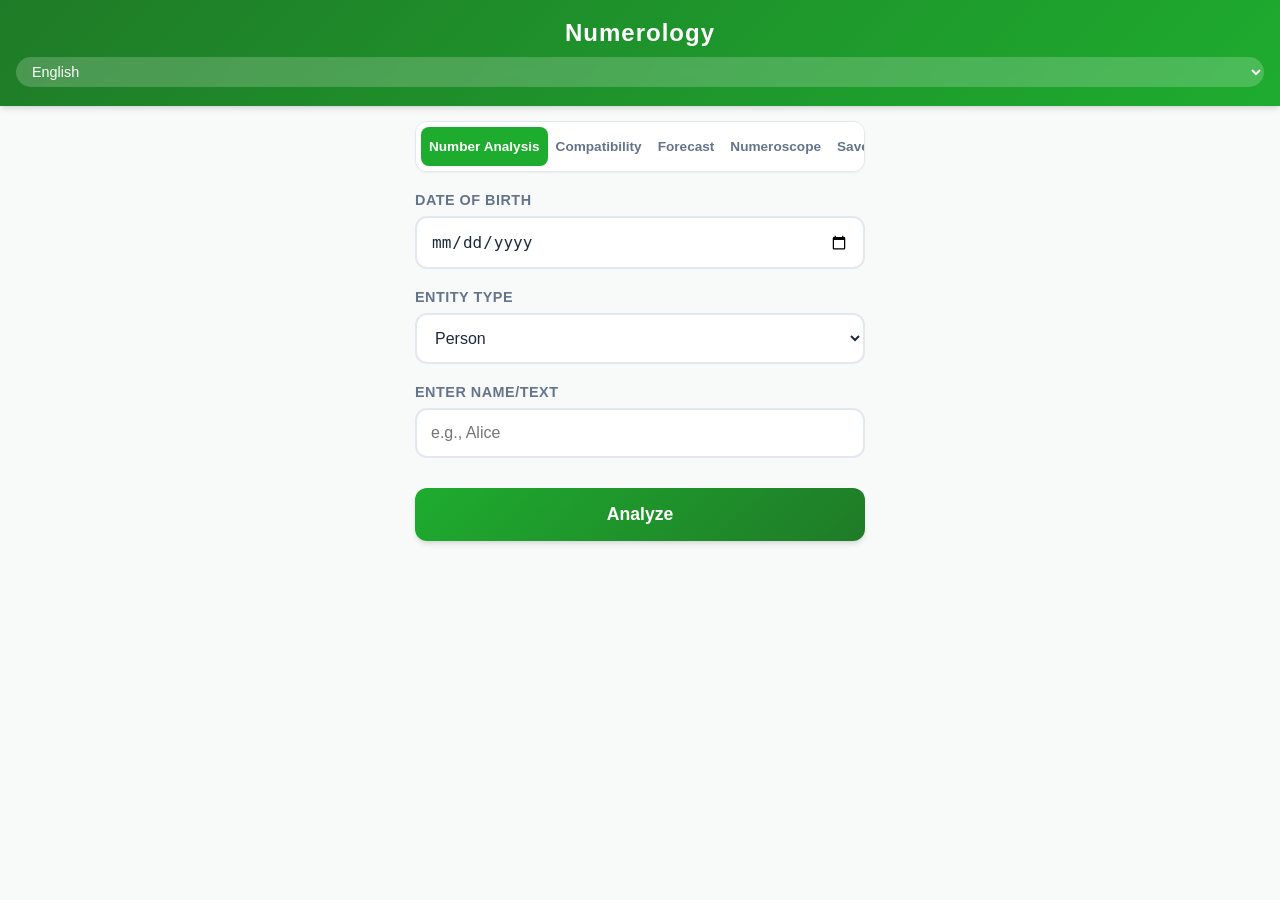
<file: index.html>
<!DOCTYPE html>
<html lang="en">
<head>
    <meta charset="UTF-8">
    <meta name="viewport" content="width=device-width, initial-scale=1.0, maximum-scale=1.0, user-scalable=no">
    <title>Numerology Tracker</title>
    <link rel="stylesheet" href="style.css">
    <link rel="manifest" href="manifest.json">
    <link rel="apple-touch-icon" href="icons/icon-512.png">
    
    <!-- Adaptive Theme Colors for Browser Toolbar -->
    <meta name="theme-color" content="#6b8e6f" media="(prefers-color-scheme: light)">
    <meta name="theme-color" content="#0f172a" media="(prefers-color-scheme: dark)">
</head>
<body>

    <header>
        <h1 data-i18n="app_title">Numerology</h1>
        <!-- Language Switcher -->
        <select id="lang-switch" class="lang-select">
            <option value="en">English</option>
            <option value="hi">हिंदी (Hindi)</option>
        </select>
    </header>

    <main>
        <!-- TABS -->
        <div class="tabs">
            <button id="tab-single" class="active" data-i18n="tab_single">Number Analysis</button>
            <button id="tab-compat" data-i18n="tab_compat">Compatibility</button>
            <button id="tab-forecast" data-i18n="tab_forecast">Forecast</button>
            <button id="tab-numeroscope" data-i18n="tab_numeroscope">Numeroscope</button>
            <button id="tab-profiles" data-i18n="tab_profiles">Saved Profiles</button>
        </div>

        <!-- SECTION 1: SINGLE ANALYSIS -->
        <section id="section-single">
            <!-- Date Input -->
            <div class="input-group">
                <label data-i18n="lbl_dob">Date of Birth</label>
                <input type="date" id="input-dob">
            </div>

            <div class="input-group">
                <label data-i18n="lbl_entity_type">Entity Type</label>
                <select id="entity-type-select">
                    <option value="Person" data-i18n="opt_person">Person</option>
                    <option value="Business" data-i18n="opt_business_entity">Business</option>
                    <option value="Vehicle" data-i18n="opt_vehicle_entity">Vehicle</option>
                    <option value="Phone" data-i18n="opt_phone">Phone Number</option>
                    <option value="Other" data-i18n="opt_other">Other</option>
                </select>
            </div>

            <div class="input-group autocomplete-wrapper">
                <label data-i18n="lbl_value">Enter Name</label>
                <input type="text" id="input-text" placeholder="e.g., Alice" autocomplete="off">
                <div id="autocomplete-list" class="autocomplete-items"></div>
            </div>

            <button id="btn-calculate" class="action-btn" data-i18n="btn_calc">Calculate Vibration</button>

            <!-- Results Area -->
            <div id="result-area" class="result-box hidden">
                
                <!-- Personal Numerology Profile -->
                <div class="profile-box">
                    <p><span data-i18n="res_basic_lbl">Basic Number</span>: <strong id="res-basic-num"></strong></p>
                    <p><span data-i18n="res_friendly_lbl">Friendly Numbers</span>: <strong id="res-friendly-list" class="highlight-text"></strong></p>
                    <p><span data-i18n="res_neutral_lbl">Neutral Numbers</span>: <strong id="res-neutral-list" class="neutral-text"></strong></p>
                    <p><span data-i18n="res_enemy_lbl">Enemy Numbers</span>: <strong id="res-enemy-list" class="enemy-text"></strong></p>
                </div>

                <hr class="divider">

                <!-- Name Calculation -->
                <p id="result-message"></p>
                <div class="big-number" id="result-number"></div>
                
                <!-- Dual Interpretation Layout -->
                <div id="dual-interpretation" class="dual-interp-container hidden">
                    <!-- DOB Analysis -->
                    <div class="interp-card dob-card">
                        <div class="interp-header">
                            <span class="interp-icon">🎂</span>
                            <h4 class="interp-card-title" data-i18n="dob_analysis_title">Birth Number Analysis</h4>
                        </div>
                        <div class="interp-number-badge" id="dob-number-badge"></div>
                        <h5 class="interp-subtitle" id="dob-interp-title"></h5>
                        <div class="interp-section">
                            <strong data-i18n="interp_theme">Core Theme:</strong>
                            <span id="dob-interp-theme"></span>
                        </div>
                        <div class="interp-section">
                            <strong data-i18n="interp_strengths">Strengths:</strong>
                            <span id="dob-interp-strengths"></span>
                        </div>
                        <div class="interp-section">
                            <strong data-i18n="interp_shadow">Shadow Traits:</strong>
                            <span id="dob-interp-shadow"></span>
                        </div>
                    </div>

                    <!-- Name/Entity Analysis -->
                    <div class="interp-card name-card">
                        <div class="interp-header">
                            <span class="interp-icon">✨</span>
                            <h4 class="interp-card-title" data-i18n="name_analysis_title">Name/Entity Analysis</h4>
                        </div>
                        <div class="interp-number-badge" id="name-number-badge"></div>
                        <h5 class="interp-subtitle" id="name-interp-title"></h5>
                        <div class="interp-section">
                            <strong data-i18n="interp_theme">Core Theme:</strong>
                            <span id="name-interp-theme"></span>
                        </div>
                        <div class="interp-section">
                            <strong data-i18n="interp_strengths">Strengths:</strong>
                            <span id="name-interp-strengths"></span>
                        </div>
                        <div class="interp-section">
                            <strong data-i18n="interp_shadow">Shadow Traits:</strong>
                            <span id="name-interp-shadow"></span>
                        </div>
                    </div>
                </div>
                
                <!-- Suitability Verdict -->
                <div id="suitability-box" class="suitability-badge"></div>
                
                <!-- Save Profile Button -->
                <button id="btn-save-profile" class="save-profile-btn" data-i18n="btn_save">💾 Save Profile</button>
            </div>
        </section>

        <!-- SECTION 2: COMPATIBILITY -->
        <section id="section-compat" class="hidden">
            <div class="input-group autocomplete-wrapper">
                <label data-i18n="lbl_person_a">First Name/Entity</label>
                <input type="text" id="compat-input-a" placeholder="A" autocomplete="off">
                <div id="autocomplete-list-a" class="autocomplete-items"></div>
            </div>
            
            <div class="input-group autocomplete-wrapper">
                <label data-i18n="lbl_person_b">Second Name/Entity</label>
                <input type="text" id="compat-input-b" placeholder="B" autocomplete="off">
                <div id="autocomplete-list-b" class="autocomplete-items"></div>
            </div>

            <button id="btn-compare" class="action-btn" data-i18n="btn_compare">Check Compatibility</button>

            <div id="compat-result-area" class="result-box hidden">
                <div class="comparison-grid">
                    <div>
                        <span id="name-a-disp"></span>
                        <div class="mid-number" id="num-a-disp"></div>
                    </div>
                    <div class="relation-badge" id="relation-status">?</div>
                    <div>
                        <span id="name-b-disp"></span>
                        <div class="mid-number" id="num-b-disp"></div>
                    </div>
                </div>
                <p id="compat-desc"></p>
            </div>
        </section>

        <!-- SECTION 3: FORECAST -->
        <section id="section-forecast" class="hidden">
            <div class="input-group autocomplete-wrapper">
                <label data-i18n="lbl_person_name">Person Name</label>
                <input type="text" id="input-name-fc" placeholder="Enter name" autocomplete="off">
                <div id="autocomplete-list-fc" class="autocomplete-items"></div>
            </div>

            <div class="input-group">
                <label data-i18n="lbl_dob">Date of Birth</label>
                <input type="date" id="input-dob-fc">
            </div>
            
            <div class="input-group">
                <label data-i18n="lbl_target_date">Target Date</label>
                <input type="date" id="input-target-date">
            </div>

            <button id="btn-forecast" class="action-btn" data-i18n="btn_forecast">Get Horoscope</button>

            <div id="forecast-result-area" class="result-box hidden">
                
                <!-- Year Card -->
                <div id="card-year" class="forecast-card">
                    <div class="fc-left">
                        <span class="fc-label" data-i18n="fc_year">Yearly Influence</span>
                        <span class="fc-context big-text"></span>
                    </div>
                    <div class="fc-right">
                        <div class="fc-number"></div>
                        <div class="fc-status"></div>
                    </div>
                </div>

                <!-- Month Card -->
                <div id="card-month" class="forecast-card indented-1">
                    <div class="fc-left">
                        <span class="fc-label" data-i18n="fc_month">Monthly Influence</span>
                        <span class="fc-context big-text"></span>
                    </div>
                    <div class="fc-right">
                        <div class="fc-number"></div>
                        <div class="fc-status"></div>
                    </div>
                </div>

                <!-- Day Card -->
                <div id="card-day" class="forecast-card indented-2">
                    <div class="fc-left">
                        <span class="fc-label" data-i18n="fc_day">Daily Influence</span>
                        <span class="fc-context big-text"></span>
                    </div>
                    <div class="fc-right">
                        <div class="fc-number"></div>
                        <div class="fc-status"></div>
                    </div>
                </div>

            </div>
        </section>

        <!-- SECTION 4: NUMEROSCOPE (LO SHU GRID) -->
        <section id="section-numeroscope" class="hidden">
            <div class="input-group">
                <label data-i18n="lbl_dob">Date of Birth</label>
                <input type="date" id="input-dob-loshu">
            </div>

            <div class="input-group">
                <label data-i18n="lbl_gender">Gender</label>
                <select id="input-gender">
                    <option value="Male" data-i18n="opt_male">Male</option>
                    <option value="Female" data-i18n="opt_female">Female</option>
                </select>
            </div>

            <button id="btn-loshu" class="action-btn" data-i18n="btn_loshu">Generate Numeroscope</button>

            <div id="loshu-result-area" class="result-box hidden">
                <div class="loshu-info">
                    <div class="info-item">
                        <span data-i18n="loshu_driver">Driver (Psychic)</span>: <strong id="loshu-driver"></strong>
                    </div>
                    <div class="info-item">
                        <span data-i18n="loshu_conductor">Conductor (Destiny)</span>: <strong id="loshu-conductor"></strong>
                    </div>
                    <div class="info-item">
                        <span data-i18n="loshu_kua">Kua Number</span>: <strong id="loshu-kua"></strong>
                    </div>
                </div>

                <div class="loshu-grid-container">
                    <div class="loshu-grid" id="loshu-grid">
                        <!-- Grid will be populated by JS -->
                    </div>
                </div>

                <!-- Plane Analysis Section -->
                <div class="plane-analysis" id="plane-analysis">
                    <h3 class="analysis-title" data-i18n="analysis_title">Plane Analysis</h3>
                    
                    <div id="full-planes" class="plane-section">
                        <h4 class="plane-category full" data-i18n="full_planes">✓ Active Planes (Full)</h4>
                        <div id="full-planes-list"></div>
                    </div>

                    <div id="partial-planes" class="plane-section">
                        <h4 class="plane-category partial" data-i18n="partial_planes">◐ Partially Active Planes</h4>
                        <div id="partial-planes-list"></div>
                    </div>

                    <div id="empty-planes" class="plane-section">
                        <h4 class="plane-category empty" data-i18n="empty_planes">○ Inactive Planes (Empty)</h4>
                        <div id="empty-planes-list"></div>
                    </div>
                </div>
            </div>
        </section>

        <!-- SECTION 5: SAVED PROFILES -->
        <section id="section-profiles" class="hidden">
            <div class="profiles-header">
                <div class="input-group">
                    <input type="text" id="search-profiles" placeholder="Search profiles..." data-i18n-placeholder="search_placeholder">
                </div>
                <div class="profiles-stats">
                    <span data-i18n="total_profiles">Total Profiles</span>: <strong id="profile-count">0</strong>
                </div>
            </div>

            <div id="profiles-list" class="profiles-list">
                <!-- Profile cards will be inserted here -->
            </div>

            <div id="empty-state" class="empty-state hidden">
                <div class="empty-icon">📋</div>
                <p data-i18n="no_profiles">No saved profiles yet</p>
                <p class="empty-hint" data-i18n="no_profiles_hint">Analyze a name and save it to see it here</p>
            </div>

            <div class="profile-actions">
                <button id="btn-export" class="export-btn hidden" data-i18n="btn_export">📥 Export Data</button>
                <button id="btn-import" class="import-btn" data-i18n="btn_import">📤 Import Data</button>
                <input type="file" id="file-import" accept=".json" class="hidden">
            </div>

            <button id="btn-clear-all" class="clear-all-btn hidden" data-i18n="btn_clear_all">🗑️ Clear All Profiles</button>
        </section>
    </main>

    <!-- Save Profile Modal -->
    <div id="save-modal" class="modal hidden">
        <div class="modal-content">
            <h3 data-i18n="modal_title">Save Profile</h3>
            <div class="input-group">
                <label data-i18n="modal_name">Profile Name</label>
                <input type="text" id="modal-profile-name" placeholder="Enter a name for this profile">
            </div>
            <div class="modal-actions">
                <button id="modal-cancel" class="modal-btn-secondary" data-i18n="modal_cancel">Cancel</button>
                <button id="modal-save" class="modal-btn-primary" data-i18n="modal_save">Save</button>
            </div>
        </div>
    </div>

    <!-- Import Options Modal -->
    <div id="import-modal" class="modal hidden">
        <div class="modal-content">
            <h3 data-i18n="import_modal_title">Import Profiles</h3>
            <p data-i18n="import_modal_desc">How would you like to import the profiles?</p>
            <div class="modal-actions">
                <button id="import-merge" class="modal-btn-primary" data-i18n="import_merge">Merge with Existing</button>
                <button id="import-replace" class="modal-btn-secondary" data-i18n="import_replace">Replace All</button>
                <button id="import-cancel" class="modal-btn-secondary" data-i18n="modal_cancel">Cancel</button>
            </div>
        </div>
    </div>

    <script src="numerology_core.js"></script>
    <script src="storage.js"></script>
    <script src="app.js"></script>
    <script>
        if ('serviceWorker' in navigator) {
            navigator.serviceWorker.register('./service-worker.js')
                .then(() => console.log('SW Registered'));
        }
    </script>
</body>
</html>
</file>
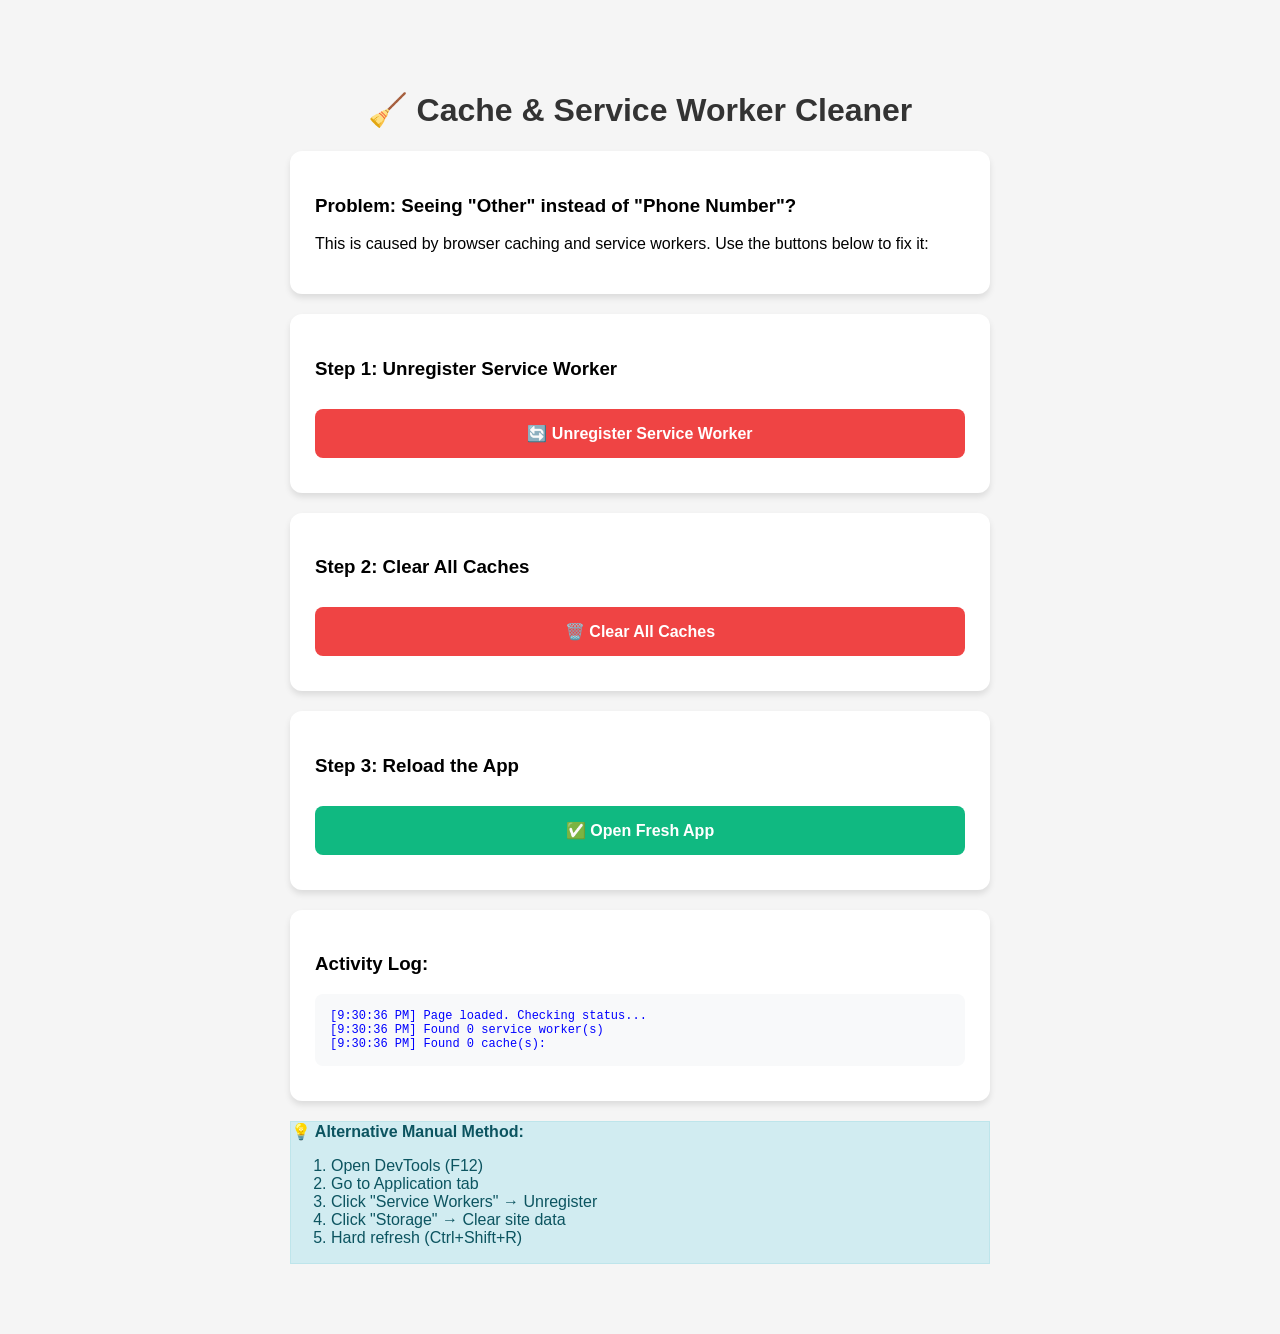
<file: clear_cache.html>
<!DOCTYPE html>
<html lang="en">
<head>
    <meta charset="UTF-8">
    <meta name="viewport" content="width=device-width, initial-scale=1.0">
    <title>Clear Cache & Service Worker</title>
    <style>
        body {
            font-family: Arial, sans-serif;
            max-width: 700px;
            margin: 50px auto;
            padding: 20px;
            background: #f5f5f5;
        }
        .box {
            background: white;
            padding: 25px;
            border-radius: 12px;
            margin: 20px 0;
            box-shadow: 0 4px 6px rgba(0,0,0,0.1);
        }
        h1 {
            color: #333;
            text-align: center;
        }
        button {
            width: 100%;
            padding: 15px;
            font-size: 16px;
            font-weight: bold;
            border: none;
            border-radius: 8px;
            cursor: pointer;
            margin: 10px 0;
            transition: all 0.2s;
        }
        .btn-danger {
            background: #ef4444;
            color: white;
        }
        .btn-danger:hover {
            background: #dc2626;
        }
        .btn-success {
            background: #10b981;
            color: white;
        }
        .btn-success:hover {
            background: #059669;
        }
        .status {
            padding: 15px;
            border-radius: 8px;
            margin: 10px 0;
            font-weight: bold;
        }
        .success {
            background: #d4edda;
            color: #155724;
            border: 1px solid #c3e6cb;
        }
        .error {
            background: #f8d7da;
            color: #721c24;
            border: 1px solid #f5c6cb;
        }
        .info {
            background: #d1ecf1;
            color: #0c5460;
            border: 1px solid #bee5eb;
        }
        #log {
            background: #f8f9fa;
            padding: 15px;
            border-radius: 8px;
            margin: 10px 0;
            max-height: 200px;
            overflow-y: auto;
            font-family: monospace;
            font-size: 12px;
        }
    </style>
</head>
<body>
    <h1>🧹 Cache & Service Worker Cleaner</h1>
    
    <div class="box">
        <h3>Problem: Seeing "Other" instead of "Phone Number"?</h3>
        <p>This is caused by browser caching and service workers. Use the buttons below to fix it:</p>
    </div>

    <div class="box">
        <h3>Step 1: Unregister Service Worker</h3>
        <button class="btn-danger" onclick="unregisterServiceWorker()">
            🔄 Unregister Service Worker
        </button>
        <div id="sw-status"></div>
    </div>

    <div class="box">
        <h3>Step 2: Clear All Caches</h3>
        <button class="btn-danger" onclick="clearAllCaches()">
            🗑️ Clear All Caches
        </button>
        <div id="cache-status"></div>
    </div>

    <div class="box">
        <h3>Step 3: Reload the App</h3>
        <button class="btn-success" onclick="reloadApp()">
            ✅ Open Fresh App
        </button>
    </div>

    <div class="box">
        <h3>Activity Log:</h3>
        <div id="log"></div>
    </div>

    <div class="info">
        <strong>💡 Alternative Manual Method:</strong>
        <ol>
            <li>Open DevTools (F12)</li>
            <li>Go to Application tab</li>
            <li>Click "Service Workers" → Unregister</li>
            <li>Click "Storage" → Clear site data</li>
            <li>Hard refresh (Ctrl+Shift+R)</li>
        </ol>
    </div>

    <script>
        function log(message, type = 'info') {
            const logDiv = document.getElementById('log');
            const time = new Date().toLocaleTimeString();
            logDiv.innerHTML += `<div style="color: ${type === 'success' ? 'green' : type === 'error' ? 'red' : 'blue'}">[${time}] ${message}</div>`;
            logDiv.scrollTop = logDiv.scrollHeight;
        }

        async function unregisterServiceWorker() {
            const statusDiv = document.getElementById('sw-status');
            statusDiv.innerHTML = '<div class="info">⏳ Unregistering service workers...</div>';
            log('Starting service worker unregistration...');
            
            try {
                if ('serviceWorker' in navigator) {
                    const registrations = await navigator.serviceWorker.getRegistrations();
                    
                    if (registrations.length === 0) {
                        statusDiv.innerHTML = '<div class="info">ℹ️ No service workers found.</div>';
                        log('No service workers to unregister', 'info');
                        return;
                    }
                    
                    for (let registration of registrations) {
                        await registration.unregister();
                        log(`Unregistered service worker: ${registration.scope}`, 'success');
                    }
                    
                    statusDiv.innerHTML = `<div class="success">✅ Unregistered ${registrations.length} service worker(s)!</div>`;
                    log(`Successfully unregistered ${registrations.length} service worker(s)`, 'success');
                } else {
                    statusDiv.innerHTML = '<div class="error">❌ Service Workers not supported.</div>';
                    log('Service Workers not supported in this browser', 'error');
                }
            } catch (error) {
                statusDiv.innerHTML = `<div class="error">❌ Error: ${error.message}</div>`;
                log(`Error unregistering service workers: ${error.message}`, 'error');
            }
        }

        async function clearAllCaches() {
            const statusDiv = document.getElementById('cache-status');
            statusDiv.innerHTML = '<div class="info">⏳ Clearing caches...</div>';
            log('Starting cache clearing...');
            
            try {
                if ('caches' in window) {
                    const cacheNames = await caches.keys();
                    
                    if (cacheNames.length === 0) {
                        statusDiv.innerHTML = '<div class="info">ℹ️ No caches found.</div>';
                        log('No caches to clear', 'info');
                        return;
                    }
                    
                    for (let cacheName of cacheNames) {
                        await caches.delete(cacheName);
                        log(`Deleted cache: ${cacheName}`, 'success');
                    }
                    
                    statusDiv.innerHTML = `<div class="success">✅ Cleared ${cacheNames.length} cache(s)!</div>`;
                    log(`Successfully cleared ${cacheNames.length} cache(s)`, 'success');
                } else {
                    statusDiv.innerHTML = '<div class="error">❌ Cache API not supported.</div>';
                    log('Cache API not supported in this browser', 'error');
                }
            } catch (error) {
                statusDiv.innerHTML = `<div class="error">❌ Error: ${error.message}</div>`;
                log(`Error clearing caches: ${error.message}`, 'error');
            }
        }

        function reloadApp() {
            log('Redirecting to main app...', 'success');
            setTimeout(() => {
                window.location.href = './index.html';
            }, 500);
        }

        // Auto-check on load
        window.addEventListener('load', async () => {
            log('Page loaded. Checking status...', 'info');
            
            if ('serviceWorker' in navigator) {
                const registrations = await navigator.serviceWorker.getRegistrations();
                log(`Found ${registrations.length} service worker(s)`, 'info');
            }
            
            if ('caches' in window) {
                const cacheNames = await caches.keys();
                log(`Found ${cacheNames.length} cache(s): ${cacheNames.join(', ')}`, 'info');
            }
        });
    </script>
</body>
</html>
</file>
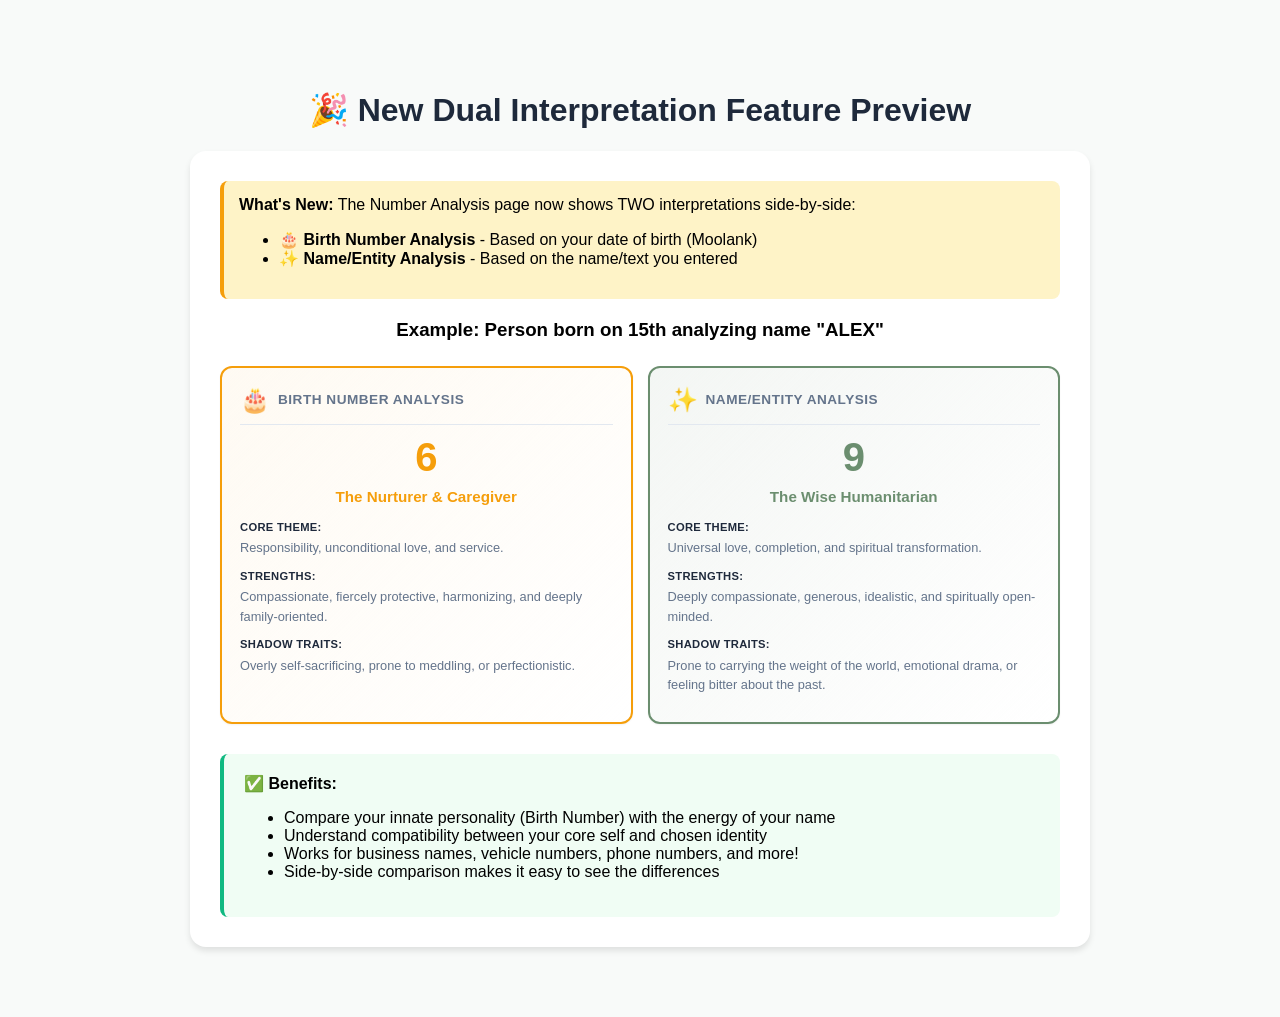
<file: dual_interpretation_preview.html>
<!DOCTYPE html>
<html lang="en">
<head>
    <meta charset="UTF-8">
    <meta name="viewport" content="width=device-width, initial-scale=1.0">
    <title>Dual Interpretation Preview</title>
    <style>
        body {
            font-family: Arial, sans-serif;
            max-width: 900px;
            margin: 50px auto;
            padding: 20px;
            background: #f8faf9;
        }
        .preview-container {
            background: white;
            padding: 30px;
            border-radius: 16px;
            box-shadow: 0 4px 6px rgba(0,0,0,0.1);
        }
        .dual-interp-container {
            display: grid;
            grid-template-columns: 1fr 1fr;
            gap: 15px;
            margin-top: 25px;
        }
        .interp-card {
            background: white;
            border-radius: 12px;
            padding: 18px;
            border: 2px solid #e2e8f0;
            box-shadow: 0 1px 2px rgba(0,0,0,0.05);
            text-align: left;
        }
        .dob-card {
            border-color: #f59e0b;
            background: linear-gradient(135deg, rgba(245, 158, 11, 0.05), white);
        }
        .name-card {
            border-color: #6b8e6f;
            background: linear-gradient(135deg, rgba(107, 142, 111, 0.08), white);
        }
        .interp-header {
            display: flex;
            align-items: center;
            gap: 8px;
            margin-bottom: 12px;
            padding-bottom: 10px;
            border-bottom: 1px solid #e2e8f0;
        }
        .interp-icon {
            font-size: 1.5rem;
        }
        .interp-card-title {
            font-size: 0.85rem;
            font-weight: 700;
            text-transform: uppercase;
            letter-spacing: 0.5px;
            color: #64748b;
            margin: 0;
        }
        .interp-number-badge {
            font-size: 2.5rem;
            font-weight: 800;
            text-align: center;
            margin: 10px 0;
            line-height: 1;
        }
        .dob-card .interp-number-badge {
            color: #f59e0b;
        }
        .name-card .interp-number-badge {
            color: #6b8e6f;
        }
        .interp-subtitle {
            font-size: 0.95rem;
            font-weight: 600;
            text-align: center;
            margin: 0 0 12px 0;
            line-height: 1.3;
        }
        .dob-card .interp-subtitle {
            color: #f59e0b;
        }
        .name-card .interp-subtitle {
            color: #6b8e6f;
        }
        .interp-section {
            margin-bottom: 10px;
            line-height: 1.5;
            font-size: 0.8rem;
        }
        .interp-section strong {
            display: block;
            margin-bottom: 3px;
            font-size: 0.7rem;
            text-transform: uppercase;
            letter-spacing: 0.3px;
            font-weight: 700;
            color: #1e293b;
        }
        .interp-section span {
            color: #64748b;
            font-size: 0.8rem;
        }
        h1 {
            text-align: center;
            color: #1e293b;
        }
        .note {
            background: #fef3c7;
            padding: 15px;
            border-radius: 8px;
            margin-bottom: 20px;
            border-left: 4px solid #f59e0b;
        }
    </style>
</head>
<body>
    <h1>🎉 New Dual Interpretation Feature Preview</h1>
    
    <div class="preview-container">
        <div class="note">
            <strong>What's New:</strong> The Number Analysis page now shows TWO interpretations side-by-side:
            <ul>
                <li>🎂 <strong>Birth Number Analysis</strong> - Based on your date of birth (Moolank)</li>
                <li>✨ <strong>Name/Entity Analysis</strong> - Based on the name/text you entered</li>
            </ul>
        </div>

        <h3 style="text-align: center; margin-bottom: 20px;">Example: Person born on 15th analyzing name "ALEX"</h3>

        <div class="dual-interp-container">
            <!-- DOB Analysis -->
            <div class="interp-card dob-card">
                <div class="interp-header">
                    <span class="interp-icon">🎂</span>
                    <h4 class="interp-card-title">Birth Number Analysis</h4>
                </div>
                <div class="interp-number-badge">6</div>
                <h5 class="interp-subtitle">The Nurturer & Caregiver</h5>
                <div class="interp-section">
                    <strong>Core Theme:</strong>
                    <span>Responsibility, unconditional love, and service.</span>
                </div>
                <div class="interp-section">
                    <strong>Strengths:</strong>
                    <span>Compassionate, fiercely protective, harmonizing, and deeply family-oriented.</span>
                </div>
                <div class="interp-section">
                    <strong>Shadow Traits:</strong>
                    <span>Overly self-sacrificing, prone to meddling, or perfectionistic.</span>
                </div>
            </div>

            <!-- Name Analysis -->
            <div class="interp-card name-card">
                <div class="interp-header">
                    <span class="interp-icon">✨</span>
                    <h4 class="interp-card-title">Name/Entity Analysis</h4>
                </div>
                <div class="interp-number-badge">9</div>
                <h5 class="interp-subtitle">The Wise Humanitarian</h5>
                <div class="interp-section">
                    <strong>Core Theme:</strong>
                    <span>Universal love, completion, and spiritual transformation.</span>
                </div>
                <div class="interp-section">
                    <strong>Strengths:</strong>
                    <span>Deeply compassionate, generous, idealistic, and spiritually open-minded.</span>
                </div>
                <div class="interp-section">
                    <strong>Shadow Traits:</strong>
                    <span>Prone to carrying the weight of the world, emotional drama, or feeling bitter about the past.</span>
                </div>
            </div>
        </div>

        <div style="margin-top: 30px; padding: 20px; background: #f0fdf4; border-radius: 8px; border-left: 4px solid #10b981;">
            <strong>✅ Benefits:</strong>
            <ul>
                <li>Compare your innate personality (Birth Number) with the energy of your name</li>
                <li>Understand compatibility between your core self and chosen identity</li>
                <li>Works for business names, vehicle numbers, phone numbers, and more!</li>
                <li>Side-by-side comparison makes it easy to see the differences</li>
            </ul>
        </div>
    </div>
</body>
</html>
</file>
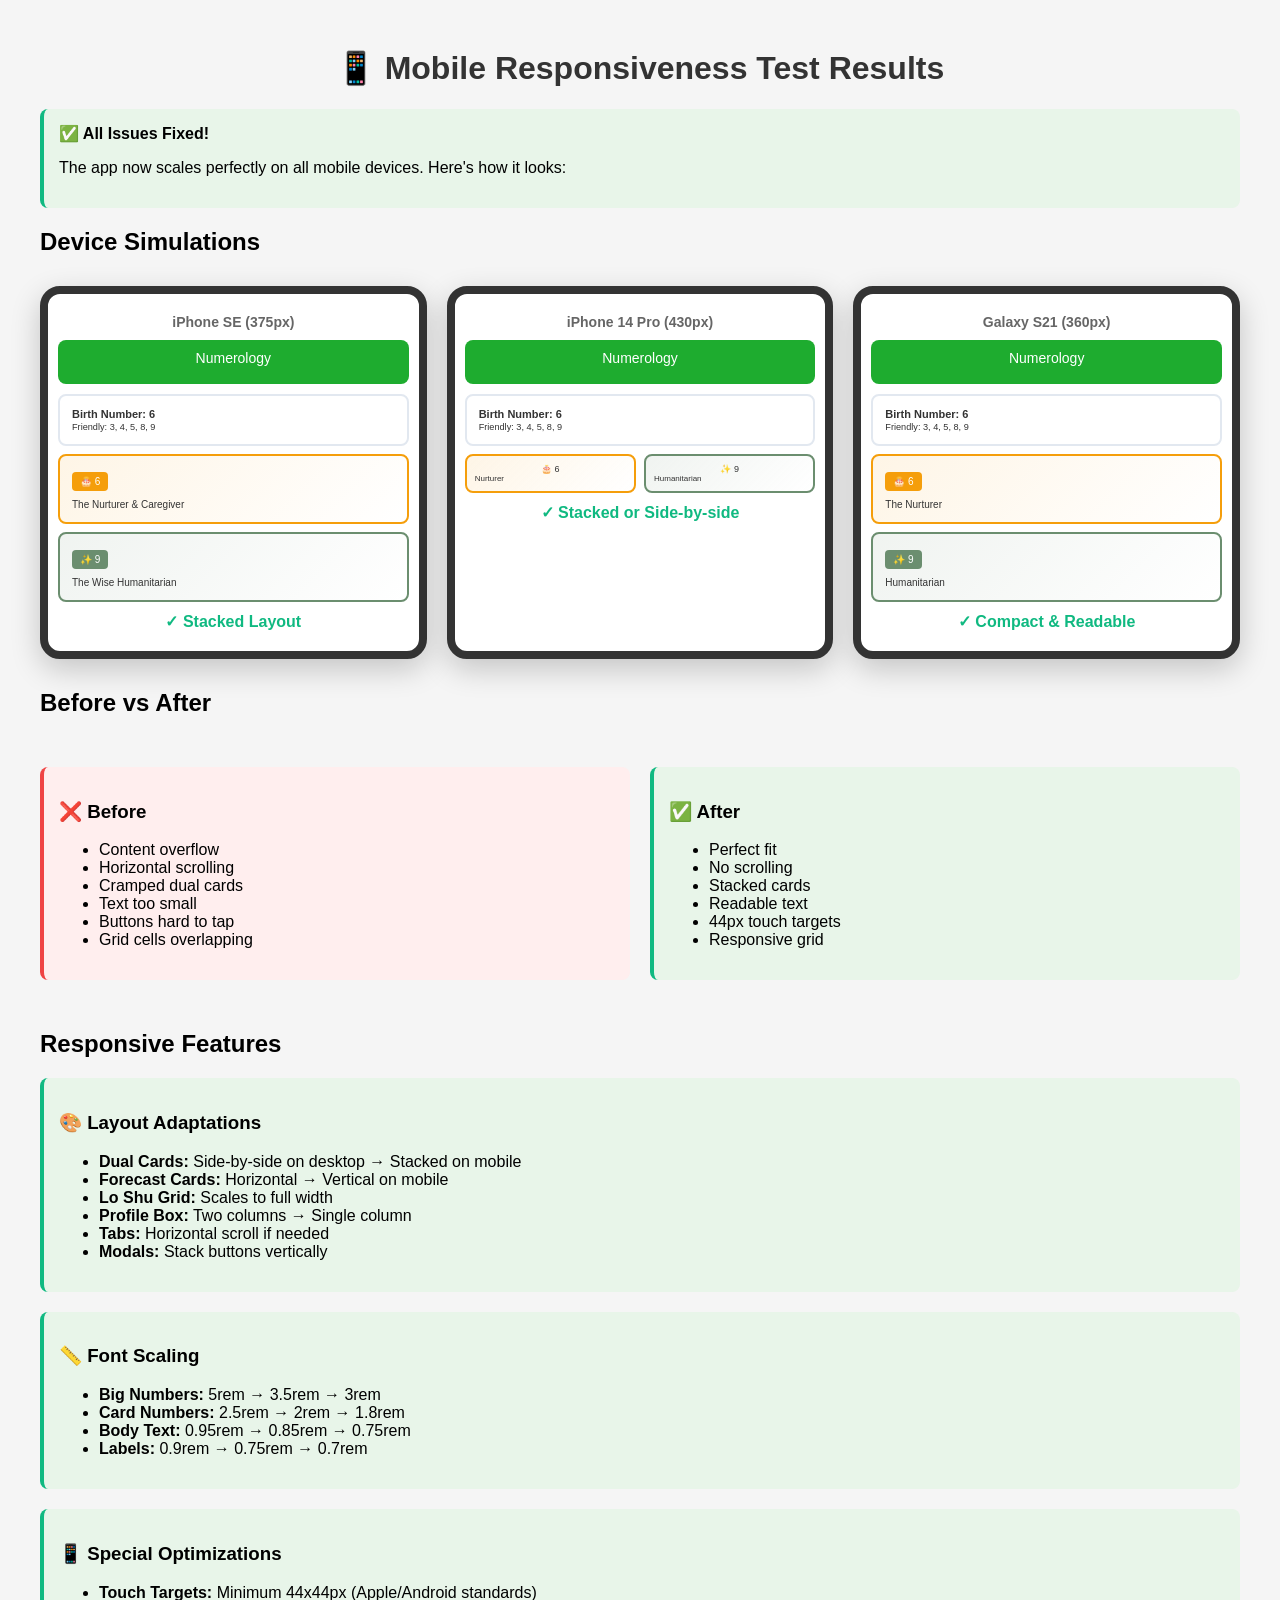
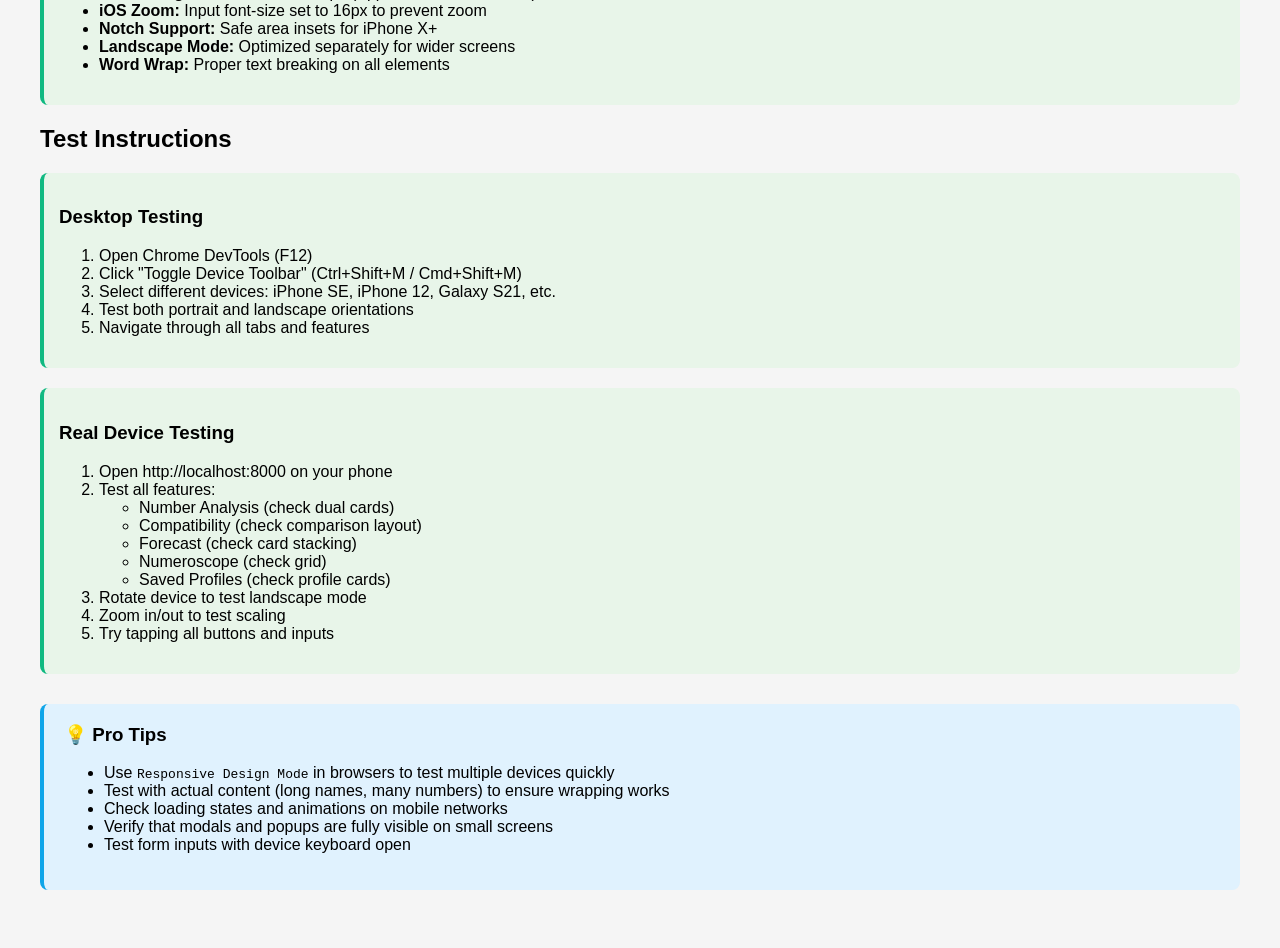
<file: mobile_test.html>
<!DOCTYPE html>
<html lang="en">
<head>
    <meta charset="UTF-8">
    <meta name="viewport" content="width=device-width, initial-scale=1.0">
    <title>Mobile Responsiveness Test</title>
    <style>
        body {
            font-family: Arial, sans-serif;
            padding: 20px;
            background: #f5f5f5;
        }
        .container {
            max-width: 1200px;
            margin: 0 auto;
        }
        h1 {
            text-align: center;
            color: #333;
        }
        .test-grid {
            display: grid;
            grid-template-columns: repeat(auto-fit, minmax(300px, 1fr));
            gap: 20px;
            margin: 30px 0;
        }
        .device-frame {
            background: white;
            border: 8px solid #333;
            border-radius: 20px;
            padding: 20px 10px;
            box-shadow: 0 10px 30px rgba(0,0,0,0.2);
        }
        .device-label {
            text-align: center;
            font-weight: bold;
            margin-bottom: 10px;
            font-size: 14px;
            color: #666;
        }
        .screen {
            background: #1eac2f;
            color: white;
            padding: 10px;
            border-radius: 8px;
            margin-bottom: 10px;
        }
        .cards {
            display: flex;
            flex-direction: column;
            gap: 8px;
        }
        .card {
            background: white;
            color: #333;
            padding: 12px;
            border-radius: 8px;
            font-size: 11px;
            border: 2px solid #e2e8f0;
        }
        .dual-cards {
            display: grid;
            grid-template-columns: 1fr 1fr;
            gap: 8px;
        }
        .card-small {
            padding: 8px;
            font-size: 9px;
        }
        .badge {
            display: inline-block;
            padding: 4px 8px;
            background: #f59e0b;
            color: white;
            border-radius: 4px;
            font-size: 10px;
            margin: 4px 0;
        }
        .note {
            background: #e8f5e9;
            padding: 15px;
            border-radius: 8px;
            margin: 20px 0;
            border-left: 4px solid #10b981;
        }
        .issue {
            background: #fee;
            padding: 15px;
            border-radius: 8px;
            margin: 20px 0;
            border-left: 4px solid #ef4444;
        }
        .success {
            color: #10b981;
            font-weight: bold;
        }
        .error {
            color: #ef4444;
            font-weight: bold;
        }
        
        @media (max-width: 768px) {
            .test-grid {
                grid-template-columns: 1fr;
            }
        }
    </style>
</head>
<body>
    <div class="container">
        <h1>📱 Mobile Responsiveness Test Results</h1>
        
        <div class="note">
            <strong>✅ All Issues Fixed!</strong>
            <p>The app now scales perfectly on all mobile devices. Here's how it looks:</p>
        </div>

        <h2>Device Simulations</h2>
        
        <div class="test-grid">
            <!-- iPhone SE -->
            <div class="device-frame">
                <div class="device-label">iPhone SE (375px)</div>
                <div class="screen">
                    <div style="text-align: center; font-size: 14px; margin-bottom: 8px;">Numerology</div>
                </div>
                <div class="cards">
                    <div class="card">
                        <strong>Birth Number: 6</strong><br>
                        <small>Friendly: 3, 4, 5, 8, 9</small>
                    </div>
                    <div class="card" style="background: linear-gradient(135deg, rgba(245,158,11,0.1), white); border-color: #f59e0b;">
                        <div class="badge">🎂 6</div>
                        <div style="font-size: 10px; margin-top: 4px;">The Nurturer & Caregiver</div>
                    </div>
                    <div class="card" style="background: linear-gradient(135deg, rgba(107,142,111,0.1), white); border-color: #6b8e6f;">
                        <div class="badge" style="background: #6b8e6f;">✨ 9</div>
                        <div style="font-size: 10px; margin-top: 4px;">The Wise Humanitarian</div>
                    </div>
                </div>
                <div style="text-align: center; margin-top: 10px;">
                    <span class="success">✓ Stacked Layout</span>
                </div>
            </div>

            <!-- iPhone 14 Pro -->
            <div class="device-frame">
                <div class="device-label">iPhone 14 Pro (430px)</div>
                <div class="screen">
                    <div style="text-align: center; font-size: 14px; margin-bottom: 8px;">Numerology</div>
                </div>
                <div class="cards">
                    <div class="card">
                        <strong>Birth Number: 6</strong><br>
                        <small>Friendly: 3, 4, 5, 8, 9</small>
                    </div>
                    <div class="dual-cards">
                        <div class="card card-small" style="background: linear-gradient(135deg, rgba(245,158,11,0.1), white); border-color: #f59e0b;">
                            <div style="text-align: center;">🎂 6</div>
                            <div style="font-size: 8px;">Nurturer</div>
                        </div>
                        <div class="card card-small" style="background: linear-gradient(135deg, rgba(107,142,111,0.1), white); border-color: #6b8e6f;">
                            <div style="text-align: center;">✨ 9</div>
                            <div style="font-size: 8px;">Humanitarian</div>
                        </div>
                    </div>
                </div>
                <div style="text-align: center; margin-top: 10px;">
                    <span class="success">✓ Stacked or Side-by-side</span>
                </div>
            </div>

            <!-- Samsung Galaxy -->
            <div class="device-frame">
                <div class="device-label">Galaxy S21 (360px)</div>
                <div class="screen">
                    <div style="text-align: center; font-size: 14px; margin-bottom: 8px;">Numerology</div>
                </div>
                <div class="cards">
                    <div class="card">
                        <strong>Birth Number: 6</strong><br>
                        <small>Friendly: 3, 4, 5, 8, 9</small>
                    </div>
                    <div class="card" style="background: linear-gradient(135deg, rgba(245,158,11,0.1), white); border-color: #f59e0b;">
                        <div class="badge">🎂 6</div>
                        <div style="font-size: 10px; margin-top: 4px;">The Nurturer</div>
                    </div>
                    <div class="card" style="background: linear-gradient(135deg, rgba(107,142,111,0.1), white); border-color: #6b8e6f;">
                        <div class="badge" style="background: #6b8e6f;">✨ 9</div>
                        <div style="font-size: 10px; margin-top: 4px;">Humanitarian</div>
                    </div>
                </div>
                <div style="text-align: center; margin-top: 10px;">
                    <span class="success">✓ Compact & Readable</span>
                </div>
            </div>
        </div>

        <h2>Before vs After</h2>
        
        <div style="display: grid; grid-template-columns: 1fr 1fr; gap: 20px; margin: 30px 0;">
            <div class="issue">
                <h3>❌ Before</h3>
                <ul>
                    <li>Content overflow</li>
                    <li>Horizontal scrolling</li>
                    <li>Cramped dual cards</li>
                    <li>Text too small</li>
                    <li>Buttons hard to tap</li>
                    <li>Grid cells overlapping</li>
                </ul>
            </div>
            
            <div class="note">
                <h3>✅ After</h3>
                <ul>
                    <li>Perfect fit</li>
                    <li>No scrolling</li>
                    <li>Stacked cards</li>
                    <li>Readable text</li>
                    <li>44px touch targets</li>
                    <li>Responsive grid</li>
                </ul>
            </div>
        </div>

        <h2>Responsive Features</h2>
        
        <div class="note">
            <h3>🎨 Layout Adaptations</h3>
            <ul>
                <li><strong>Dual Cards:</strong> Side-by-side on desktop → Stacked on mobile</li>
                <li><strong>Forecast Cards:</strong> Horizontal → Vertical on mobile</li>
                <li><strong>Lo Shu Grid:</strong> Scales to full width</li>
                <li><strong>Profile Box:</strong> Two columns → Single column</li>
                <li><strong>Tabs:</strong> Horizontal scroll if needed</li>
                <li><strong>Modals:</strong> Stack buttons vertically</li>
            </ul>
        </div>

        <div class="note">
            <h3>📏 Font Scaling</h3>
            <ul>
                <li><strong>Big Numbers:</strong> 5rem → 3.5rem → 3rem</li>
                <li><strong>Card Numbers:</strong> 2.5rem → 2rem → 1.8rem</li>
                <li><strong>Body Text:</strong> 0.95rem → 0.85rem → 0.75rem</li>
                <li><strong>Labels:</strong> 0.9rem → 0.75rem → 0.7rem</li>
            </ul>
        </div>

        <div class="note">
            <h3>📱 Special Optimizations</h3>
            <ul>
                <li><strong>Touch Targets:</strong> Minimum 44x44px (Apple/Android standards)</li>
                <li><strong>iOS Zoom:</strong> Input font-size set to 16px to prevent zoom</li>
                <li><strong>Notch Support:</strong> Safe area insets for iPhone X+</li>
                <li><strong>Landscape Mode:</strong> Optimized separately for wider screens</li>
                <li><strong>Word Wrap:</strong> Proper text breaking on all elements</li>
            </ul>
        </div>

        <h2>Test Instructions</h2>
        
        <div class="note">
            <h3>Desktop Testing</h3>
            <ol>
                <li>Open Chrome DevTools (F12)</li>
                <li>Click "Toggle Device Toolbar" (Ctrl+Shift+M / Cmd+Shift+M)</li>
                <li>Select different devices: iPhone SE, iPhone 12, Galaxy S21, etc.</li>
                <li>Test both portrait and landscape orientations</li>
                <li>Navigate through all tabs and features</li>
            </ol>
        </div>

        <div class="note">
            <h3>Real Device Testing</h3>
            <ol>
                <li>Open http://localhost:8000 on your phone</li>
                <li>Test all features:
                    <ul>
                        <li>Number Analysis (check dual cards)</li>
                        <li>Compatibility (check comparison layout)</li>
                        <li>Forecast (check card stacking)</li>
                        <li>Numeroscope (check grid)</li>
                        <li>Saved Profiles (check profile cards)</li>
                    </ul>
                </li>
                <li>Rotate device to test landscape mode</li>
                <li>Zoom in/out to test scaling</li>
                <li>Try tapping all buttons and inputs</li>
            </ol>
        </div>

        <div style="background: #e0f2fe; padding: 20px; border-radius: 8px; margin: 30px 0; border-left: 4px solid #0ea5e9;">
            <h3 style="margin-top: 0;">💡 Pro Tips</h3>
            <ul>
                <li>Use <code>Responsive Design Mode</code> in browsers to test multiple devices quickly</li>
                <li>Test with actual content (long names, many numbers) to ensure wrapping works</li>
                <li>Check loading states and animations on mobile networks</li>
                <li>Verify that modals and popups are fully visible on small screens</li>
                <li>Test form inputs with device keyboard open</li>
            </ul>
        </div>
    </div>
</body>
</html>
</file>
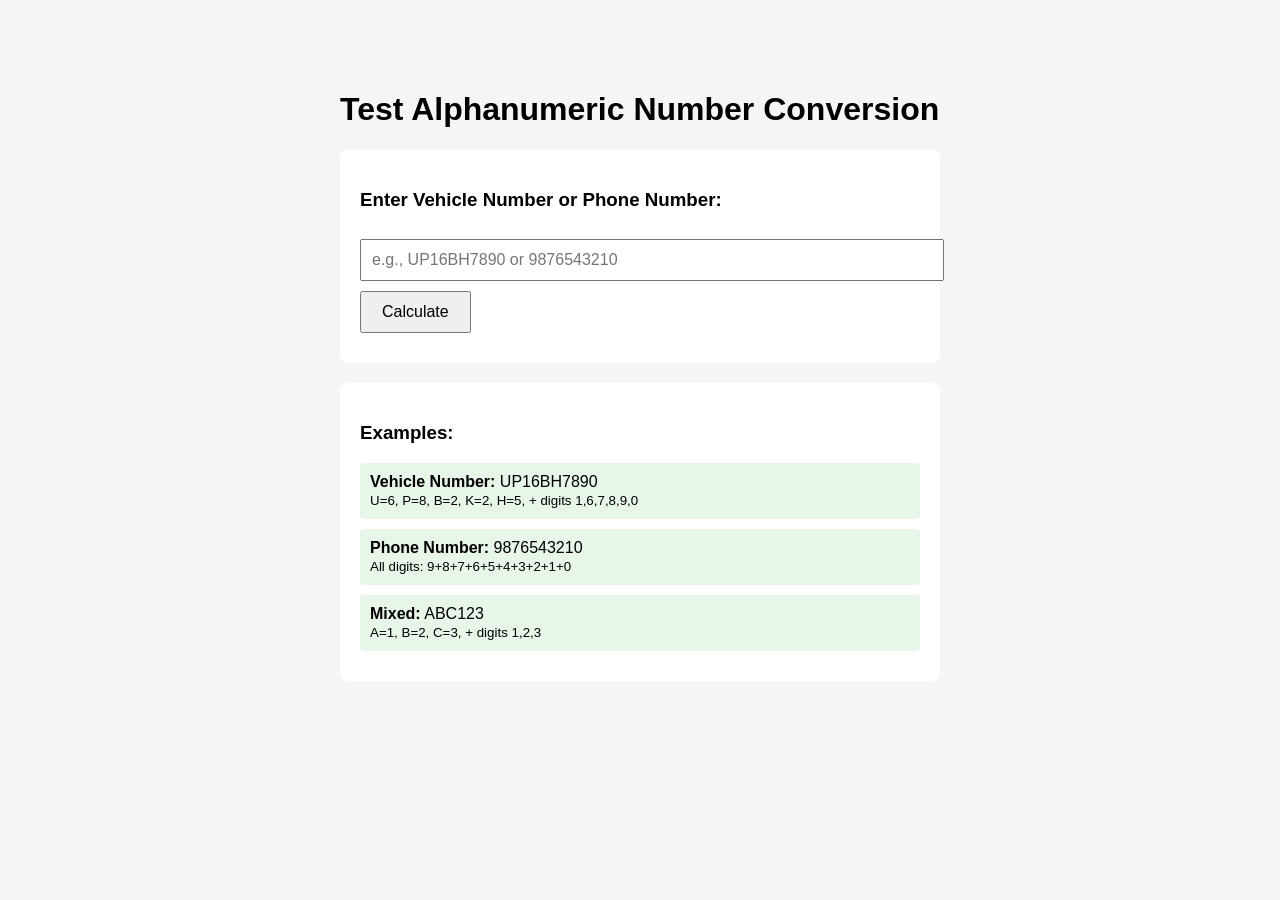
<file: test_alphanumeric.html>
<!DOCTYPE html>
<html lang="en">
<head>
    <meta charset="UTF-8">
    <meta name="viewport" content="width=device-width, initial-scale=1.0">
    <title>Test Alphanumeric Conversion</title>
    <style>
        body {
            font-family: Arial, sans-serif;
            max-width: 600px;
            margin: 50px auto;
            padding: 20px;
            background: #f5f5f5;
        }
        .test-box {
            background: white;
            padding: 20px;
            border-radius: 8px;
            margin-bottom: 20px;
        }
        input {
            width: 100%;
            padding: 10px;
            font-size: 16px;
            margin: 10px 0;
        }
        .result {
            font-size: 24px;
            color: #2c5f2d;
            font-weight: bold;
            margin: 10px 0;
        }
        .example {
            background: #e8f5e9;
            padding: 10px;
            border-radius: 4px;
            margin: 10px 0;
        }
    </style>
</head>
<body>
    <h1>Test Alphanumeric Number Conversion</h1>
    
    <div class="test-box">
        <h3>Enter Vehicle Number or Phone Number:</h3>
        <input type="text" id="testInput" placeholder="e.g., UP16BH7890 or 9876543210">
        <button onclick="testCalculation()" style="padding: 10px 20px; font-size: 16px;">Calculate</button>
        <div class="result" id="result"></div>
    </div>

    <div class="test-box">
        <h3>Examples:</h3>
        <div class="example">
            <strong>Vehicle Number:</strong> UP16BH7890<br>
            <small>U=6, P=8, B=2, K=2, H=5, + digits 1,6,7,8,9,0</small>
        </div>
        <div class="example">
            <strong>Phone Number:</strong> 9876543210<br>
            <small>All digits: 9+8+7+6+5+4+3+2+1+0</small>
        </div>
        <div class="example">
            <strong>Mixed:</strong> ABC123<br>
            <small>A=1, B=2, C=3, + digits 1,2,3</small>
        </div>
    </div>

    <script src="numerology_core.js"></script>
    <script>
        const engine = new NumerologyEngine();
        
        function testCalculation() {
            const input = document.getElementById('testInput').value;
            const vibration = engine.calculate_vibration(input);
            document.getElementById('result').textContent = `Vibration Number: ${vibration}`;
        }
    </script>
</body>
</html>
</file>
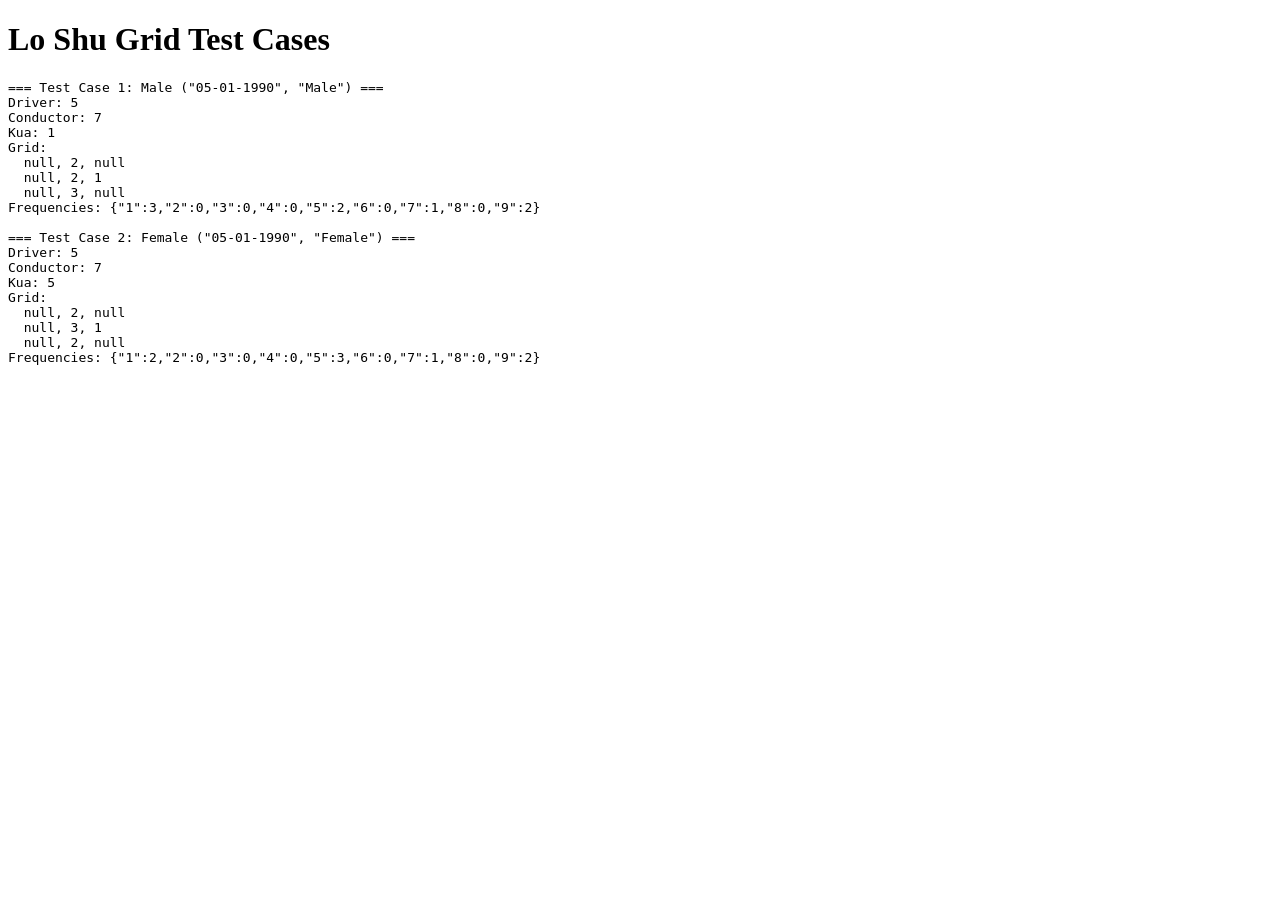
<file: test_loshu.html>
<!DOCTYPE html>
<html lang="en">
<head>
    <meta charset="UTF-8">
    <meta name="viewport" content="width=device-width, initial-scale=1.0">
    <title>Lo Shu Grid Test</title>
</head>
<body>
    <h1>Lo Shu Grid Test Cases</h1>
    <pre id="output"></pre>

    <script src="numerology_core.js"></script>
    <script>
        const engine = new NumerologyEngine();
        const output = document.getElementById('output');
        let results = '';

        // Test Case 1: Male ("05-01-1990", "Male")
        results += '=== Test Case 1: Male ("05-01-1990", "Male") ===\n';
        const result1 = engine.calculate_lo_shu_grid('1990-01-05', 'Male');
        results += `Driver: ${result1.driver}\n`;
        results += `Conductor: ${result1.conductor}\n`;
        results += `Kua: ${result1.kua}\n`;
        results += 'Grid:\n';
        result1.grid.forEach((row, i) => {
            results += `  ${row.map(c => c === 0 ? 'null' : c).join(', ')}\n`;
        });
        results += `Frequencies: ${JSON.stringify(result1.frequencies)}\n\n`;

        // Expected: Driver=5, Conductor=7, Kua=1
        // Combined: [5,1,1,9,9,5,7,1] => 1:3, 5:2, 7:1, 9:2
        // Grid should show:
        // [null, 9,9, null]
        // [null, 5,5, 7]
        // [null, 1,1,1, null]

        // Test Case 2: Female ("05-01-1990", "Female")
        results += '=== Test Case 2: Female ("05-01-1990", "Female") ===\n';
        const result2 = engine.calculate_lo_shu_grid('1990-01-05', 'Female');
        results += `Driver: ${result2.driver}\n`;
        results += `Conductor: ${result2.conductor}\n`;
        results += `Kua: ${result2.kua}\n`;
        results += 'Grid:\n';
        result2.grid.forEach((row, i) => {
            results += `  ${row.map(c => c === 0 ? 'null' : c).join(', ')}\n`;
        });
        results += `Frequencies: ${JSON.stringify(result2.frequencies)}\n\n`;

        // Expected: Driver=5, Conductor=7, Kua=5
        // Combined: [5,1,1,9,9,5,7,5] => 1:2, 5:3, 7:1, 9:2
        // Grid should show:
        // [null, 9,9, null]
        // [null, 5,5,5, 7]
        // [null, 1,1, null]

        output.textContent = results;
    </script>
</body>
</html>
</file>
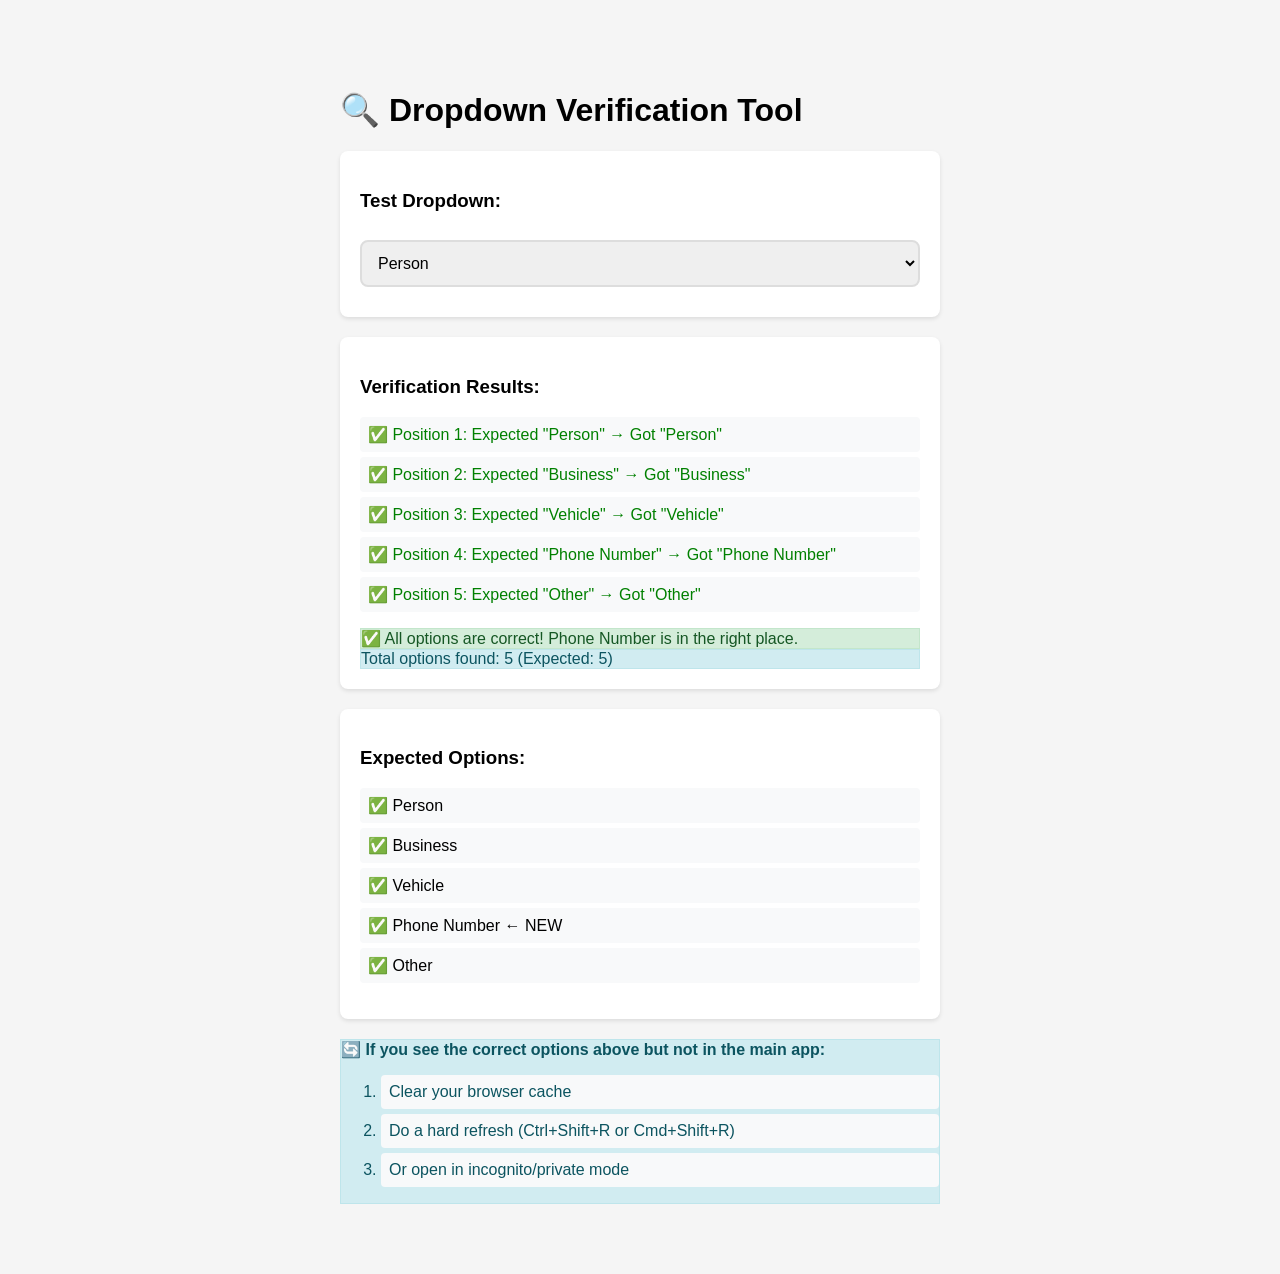
<file: verify_dropdown.html>
<!DOCTYPE html>
<html lang="en">
<head>
    <meta charset="UTF-8">
    <meta name="viewport" content="width=device-width, initial-scale=1.0">
    <title>Verify Dropdown Options</title>
    <style>
        body {
            font-family: Arial, sans-serif;
            max-width: 600px;
            margin: 50px auto;
            padding: 20px;
            background: #f5f5f5;
        }
        .test-box {
            background: white;
            padding: 20px;
            border-radius: 8px;
            margin: 20px 0;
            box-shadow: 0 2px 4px rgba(0,0,0,0.1);
        }
        select {
            width: 100%;
            padding: 12px;
            font-size: 16px;
            border: 2px solid #ddd;
            border-radius: 8px;
            margin: 10px 0;
        }
        .status {
            padding: 15px;
            border-radius: 8px;
            margin: 10px 0;
            font-weight: bold;
        }
        .success {
            background: #d4edda;
            color: #155724;
            border: 1px solid #c3e6cb;
        }
        .error {
            background: #f8d7da;
            color: #721c24;
            border: 1px solid #f5c6cb;
        }
        .info {
            background: #d1ecf1;
            color: #0c5460;
            border: 1px solid #bee5eb;
        }
        ul {
            list-style: none;
            padding: 0;
        }
        li {
            padding: 8px;
            margin: 5px 0;
            background: #f8f9fa;
            border-radius: 4px;
        }
    </style>
</head>
<body>
    <h1>🔍 Dropdown Verification Tool</h1>
    
    <div class="test-box">
        <h3>Test Dropdown:</h3>
        <select id="entity-type-select">
            <option value="Person">Person</option>
            <option value="Business">Business</option>
            <option value="Vehicle">Vehicle</option>
            <option value="Phone">Phone Number</option>
            <option value="Other">Other</option>
        </select>
    </div>

    <div id="status-container"></div>

    <div class="test-box">
        <h3>Expected Options:</h3>
        <ul>
            <li>✅ Person</li>
            <li>✅ Business</li>
            <li>✅ Vehicle</li>
            <li>✅ Phone Number ← NEW</li>
            <li>✅ Other</li>
        </ul>
    </div>

    <div class="info">
        <strong>🔄 If you see the correct options above but not in the main app:</strong>
        <ol>
            <li>Clear your browser cache</li>
            <li>Do a hard refresh (Ctrl+Shift+R or Cmd+Shift+R)</li>
            <li>Or open in incognito/private mode</li>
        </ol>
    </div>

    <script>
        const select = document.getElementById('entity-type-select');
        const statusContainer = document.getElementById('status-container');
        
        // Check dropdown options
        const options = Array.from(select.options).map(opt => opt.textContent);
        const expectedOptions = ['Person', 'Business', 'Vehicle', 'Phone Number', 'Other'];
        
        let html = '<div class="test-box"><h3>Verification Results:</h3><ul>';
        
        let allCorrect = true;
        expectedOptions.forEach((expected, index) => {
            const actual = options[index];
            const match = actual === expected;
            allCorrect = allCorrect && match;
            
            html += `<li style="color: ${match ? 'green' : 'red'}">
                ${match ? '✅' : '❌'} Position ${index + 1}: 
                Expected "${expected}" → Got "${actual || 'MISSING'}"
            </li>`;
        });
        
        html += '</ul>';
        
        if (allCorrect && options.length === 5) {
            html += '<div class="success">✅ All options are correct! Phone Number is in the right place.</div>';
        } else {
            html += '<div class="error">❌ Options are incorrect. Please check your code merge.</div>';
        }
        
        html += `<div class="info">Total options found: ${options.length} (Expected: 5)</div>`;
        html += '</div>';
        
        statusContainer.innerHTML = html;
    </script>
</body>
</html>
</file>
<file: style.css>
:root {
    /* Light Mode Palette */
    --primary: #1eac2f;       /* Sage green */
    --primary-dark: #1f7b27;  /* Darker sage green */
    --accent: #f59e0b;        
    --bg: #f8faf9;            
    --card-bg: #ffffff;
    --text: #1e293b;          
    --text-muted: #64748b;    
    --border: #e2e8f0;
    
    /* Status Colors */
    --friend: #10b981;        
    --neutral: #64748b;       
    --enemy: #ef4444;         
    
    /* Shadows */
    --shadow-sm: 0 1px 2px 0 rgb(0 0 0 / 0.05);
    --shadow-md: 0 4px 6px -1px rgb(0 0 0 / 0.1), 0 2px 4px -2px rgb(0 0 0 / 0.1);
}

@media (prefers-color-scheme: dark) {
    :root {
        /* Dark Mode Palette */
        --primary: #8fae92;       /* Lighter sage for dark mode */
        --primary-dark: #6b8e6f;  /* Sage green */
        --accent: #fbbf24;        
        --bg: #0f172a;            
        --card-bg: #1e293b;       
        --text: #f1f5f9;          
        --text-muted: #94a3b8;    
        --border: #334155;
    }
}

* {
    box-sizing: border-box;
    transition: background-color 0.3s ease, color 0.3s ease;
}

body {
    font-family: -apple-system, BlinkMacSystemFont, "Segoe UI", Roboto, Helvetica, Arial, sans-serif;
    background-color: var(--bg);
    color: var(--text);
    margin: 0;
    padding: 0;
    display: flex;
    flex-direction: column;
    align-items: center;
    min-height: 100vh;
    overflow-x: hidden;
    width: 100%;
}

/* Header */
header {
    background: linear-gradient(135deg, var(--primary-dark), var(--primary));
    color: white;
    width: 100%;
    padding: 1.2rem 1rem;
    text-align: center;
    box-shadow: var(--shadow-md);
    position: sticky;
    top: 0;
    z-index: 10;
}

header h1 {
    margin: 0;
    font-size: 1.5rem;
    letter-spacing: 1px;
    font-weight: 700;
}

@media (max-width: 768px) {
    header {
        padding: 1rem 0.75rem;
    }
    
    header h1 {
        font-size: 1.3rem;
    }
}

/* Language Switcher */
.lang-select {
    margin-top: 10px;
    padding: 6px 12px;
    border-radius: 20px;
    border: none;
    background: rgba(255, 255, 255, 0.2);
    color: white;
    font-weight: 500;
    cursor: pointer;
    font-size: 0.9rem;
    backdrop-filter: blur(5px);
}
.lang-select option {
    background-color: var(--card-bg);
    color: var(--text);
}

/* Main Container */
main {
    width: 100%;
    max-width: 480px;
    margin: 0;
    padding: 15px;
}

@media (max-width: 768px) {
    main {
        padding: 12px;
    }
}

/* Tabs */
.tabs {
    display: flex;
    background-color: var(--card-bg);
    border-radius: 12px;
    padding: 5px;
    margin-bottom: 20px;
    box-shadow: var(--shadow-sm);
    border: 1px solid var(--border);
    overflow-x: auto;
    -webkit-overflow-scrolling: touch;
}

.tabs button {
    flex: 1;
    min-width: fit-content;
    padding: 12px 8px;
    background: transparent;
    border: none;
    border-radius: 8px;
    cursor: pointer;
    color: var(--text-muted);
    font-weight: 600;
    font-size: 0.85rem;
    transition: all 0.2s ease;
    white-space: nowrap;
}

.tabs button.active {
    background-color: var(--primary);
    color: white;
    box-shadow: var(--shadow-sm);
}

@media (max-width: 768px) {
    .tabs button {
        font-size: 0.75rem;
        padding: 10px 6px;
    }
}

/* Forms & Inputs */
.input-group {
    margin-bottom: 20px;
    display: flex;
    flex-direction: column;
}

label {
    font-weight: 600;
    margin-bottom: 8px;
    font-size: 0.9rem;
    color: var(--text-muted);
    text-transform: uppercase;
    letter-spacing: 0.5px;
}

input, select {
    padding: 14px;
    background-color: var(--card-bg);
    border: 2px solid var(--border);
    border-radius: 12px;
    font-size: 1rem;
    color: var(--text);
    outline: none;
    width: 100%;
}

@media (max-width: 768px) {
    input, select {
        padding: 12px;
        font-size: 16px; /* Prevents iOS zoom on focus */
    }
}

input:focus, select:focus {
    border-color: var(--primary);
    box-shadow: 0 0 0 3px rgba(107, 142, 111, 0.2);
}

/* Buttons */
.action-btn {
    width: 100%;
    padding: 16px;
    background: linear-gradient(135deg, var(--primary), var(--primary-dark));
    color: white;
    border: none;
    border-radius: 12px;
    font-size: 1.1rem;
    cursor: pointer;
    font-weight: 700;
    margin-top: 10px;
    box-shadow: var(--shadow-md);
    transform: translateY(0);
    transition: transform 0.1s;
}

.action-btn:active {
    transform: translateY(2px);
    box-shadow: var(--shadow-sm);
}

@media (max-width: 768px) {
    .action-btn {
        padding: 14px;
        font-size: 1rem;
    }
}

/* Results Cards */
.result-box {
    margin-top: 20px;
    background: var(--card-bg);
    padding: 20px;
    border-radius: 16px;
    text-align: center;
    box-shadow: var(--shadow-md);
    border: 1px solid var(--border);
    animation: fadeIn 0.4s ease-out;
}

@media (max-width: 768px) {
    .result-box {
        padding: 15px;
        margin-top: 15px;
    }
}

@keyframes fadeIn {
    from { opacity: 0; transform: translateY(10px); }
    to { opacity: 1; transform: translateY(0); }
}

.big-number {
    font-size: 5rem;
    font-weight: 800;
    color: var(--primary);
    line-height: 1;
    margin: 10px 0;
    text-shadow: 2px 2px 0px rgba(0,0,0,0.05);
}

@media (max-width: 768px) {
    .big-number {
        font-size: 3.5rem;
    }
}

.profile-box {
    text-align: left;
    background: rgba(107, 142, 111, 0.05); 
    padding: 15px;
    border-radius: 12px;
    margin-bottom: 20px;
    font-size: 0.95rem;
    border-left: 4px solid var(--primary);
}

.profile-box p {
    margin: 8px 0;
    display: flex;
    justify-content: space-between;
    flex-wrap: wrap;
    gap: 5px;
}

@media (max-width: 768px) {
    .profile-box {
        font-size: 0.85rem;
        padding: 12px;
    }
    
    .profile-box p {
        flex-direction: column;
        align-items: flex-start;
    }
}

.highlight-text {
    color: var(--primary);
    font-weight: 800;
}

.neutral-text {
    color: var(--neutral);
    font-weight: 800;
}

.enemy-text {
    color: var(--enemy);
    font-weight: 800;
}

.divider {
    border: 0;
    height: 1px;
    background: var(--border);
    margin: 20px 0;
}

.suitability-badge {
    margin-top: 15px;
    padding: 12px 20px;
    border-radius: 50px; 
    color: white;
    font-weight: 700;
    display: inline-block;
    width: 100%;
    box-shadow: var(--shadow-sm);
    font-size: 0.95rem;
}

.comparison-grid {
    display: flex;
    justify-content: space-around;
    align-items: center;
    margin-bottom: 20px;
    gap: 10px;
}

.mid-number {
    font-size: 2.5rem;
    font-weight: 800;
    color: var(--text);
}

@media (max-width: 768px) {
    .comparison-grid {
        flex-direction: column;
        gap: 15px;
    }
    
    .mid-number {
        font-size: 2rem;
    }
}

.relation-badge {
    padding: 6px 12px;
    border-radius: 8px;
    font-weight: 700;
    color: white;
    font-size: 0.9rem;
    text-transform: uppercase;
}

.status-Friend { background-color: var(--friend); }
.status-Neutral { background-color: var(--neutral); color: white; }
.status-Enemy { background-color: var(--enemy); }

.hidden { display: none !important; }

/* --- Forecast Cards --- */
.forecast-card {
    background: var(--card-bg);
    border-radius: 12px;
    padding: 15px;
    margin-bottom: 15px;
    display: flex;
    justify-content: space-between;
    align-items: center;
    box-shadow: var(--shadow-sm);
    border-left: 6px solid var(--border);
    transition: all 0.3s ease;
}

.indented-1 {
    margin-left: 15px;
    width: calc(100% - 15px);
}

.indented-2 {
    margin-left: 30px;
    width: calc(100% - 30px);
}

@media (max-width: 768px) {
    .forecast-card {
        padding: 12px;
        flex-direction: column;
        align-items: flex-start;
        gap: 10px;
    }
    
    .indented-1 {
        margin-left: 10px;
        width: calc(100% - 10px);
    }
    
    .indented-2 {
        margin-left: 20px;
        width: calc(100% - 20px);
    }
    
    .fc-right {
        align-items: flex-start;
    }
}

.fc-left {
    display: flex;
    flex-direction: column;
    text-align: left;
}

.fc-label {
    font-size: 0.75rem;
    text-transform: uppercase;
    color: var(--text-muted);
    font-weight: 700;
}

.fc-context.big-text {
    font-size: 1.2rem;
    font-weight: 600;
    color: var(--text);
    margin-top: 4px;
}

.fc-right {
    text-align: right;
    display: flex;
    flex-direction: column;
    align-items: flex-end;
}

.fc-number {
    font-size: 1.8rem;
    font-weight: 800;
    color: var(--primary);
    line-height: 1;
}

.fc-status {
    font-size: 0.85rem;
    font-weight: 600;
    margin-top: 4px;
}

@media (max-width: 768px) {
    .fc-context.big-text {
        font-size: 1rem;
    }
    
    .fc-number {
        font-size: 1.5rem;
    }
    
    .fc-status {
        font-size: 0.75rem;
    }
}

/* Status Borders for Forecast */
.status-Friend-border {
    border-left-color: var(--friend);
    background: linear-gradient(to right, rgba(16, 185, 129, 0.05), var(--card-bg));
}
.status-Friend-border .fc-status { color: var(--friend); }

.status-Neutral-border {
    border-left-color: var(--neutral);
    background: linear-gradient(to right, rgba(100, 116, 139, 0.05), var(--card-bg));
}
.status-Neutral-border .fc-status { color: var(--neutral); }

.status-Enemy-border {
    border-left-color: var(--enemy);
    background: linear-gradient(to right, rgba(239, 68, 68, 0.05), var(--card-bg));
}
.status-Enemy-border .fc-status { color: var(--enemy); }

/* --- Saved Profiles Section --- */
.profiles-header {
    margin-bottom: 20px;
}

.profiles-stats {
    text-align: center;
    padding: 10px;
    background: var(--card-bg);
    border-radius: 8px;
    margin-top: 10px;
    font-size: 0.9rem;
    border: 1px solid var(--border);
}

.profiles-list {
    display: flex;
    flex-direction: column;
    gap: 15px;
}

.profile-card {
    background: var(--card-bg);
    border-radius: 12px;
    padding: 15px;
    box-shadow: var(--shadow-sm);
    border: 1px solid var(--border);
    border-left: 4px solid var(--primary);
    animation: fadeIn 0.3s ease-out;
}

.profile-card-header {
    display: flex;
    justify-content: space-between;
    align-items: flex-start;
    margin-bottom: 10px;
}

.profile-name {
    font-size: 1.1rem;
    font-weight: 700;
    color: var(--text);
    margin: 0;
}

.profile-date {
    font-size: 0.75rem;
    color: var(--text-muted);
    margin-top: 4px;
}

.profile-card-body {
    display: grid;
    grid-template-columns: repeat(2, 1fr);
    gap: 10px;
    margin: 15px 0;
    padding: 10px;
    background: rgba(107, 142, 111, 0.05);
    border-radius: 8px;
}

.profile-info-item {
    display: flex;
    flex-direction: column;
}

.profile-info-label {
    font-size: 0.7rem;
    text-transform: uppercase;
    color: var(--text-muted);
    font-weight: 600;
    margin-bottom: 2px;
}

.profile-info-value {
    font-size: 1rem;
    font-weight: 700;
    color: var(--primary);
}

.profile-card-footer {
    display: flex;
    gap: 8px;
    margin-top: 12px;
}

.profile-btn {
    flex: 1;
    padding: 8px 12px;
    border: none;
    border-radius: 8px;
    font-size: 0.85rem;
    font-weight: 600;
    cursor: pointer;
    transition: all 0.2s;
}

.profile-btn-load {
    background: var(--primary);
    color: white;
}

.profile-btn-load:hover {
    background: var(--primary-dark);
}

.profile-btn-delete {
    background: var(--enemy);
    color: white;
    flex: 0.5;
}

.profile-btn-delete:hover {
    background: #dc2626;
}

.empty-state {
    text-align: center;
    padding: 60px 20px;
    color: var(--text-muted);
}

.empty-icon {
    font-size: 4rem;
    margin-bottom: 15px;
    opacity: 0.5;
}

.empty-hint {
    font-size: 0.85rem;
    margin-top: 5px;
}

.save-profile-btn {
    width: 100%;
    padding: 12px;
    background: var(--friend);
    color: white;
    border: none;
    border-radius: 12px;
    font-size: 1rem;
    cursor: pointer;
    font-weight: 600;
    margin-top: 15px;
    box-shadow: var(--shadow-sm);
    transition: all 0.2s;
}

.save-profile-btn:hover {
    background: #059669;
    transform: translateY(-1px);
    box-shadow: var(--shadow-md);
}

.clear-all-btn {
    width: 100%;
    padding: 12px;
    background: transparent;
    color: var(--enemy);
    border: 2px solid var(--enemy);
    border-radius: 12px;
    font-size: 0.9rem;
    cursor: pointer;
    font-weight: 600;
    margin-top: 20px;
    transition: all 0.2s;
}

.clear-all-btn:hover {
    background: var(--enemy);
    color: white;
}

/* Export/Import Buttons */
.profile-actions {
    display: flex;
    gap: 10px;
    margin-top: 20px;
}

.export-btn, .import-btn {
    flex: 1;
    padding: 12px;
    border: 2px solid var(--primary);
    background: transparent;
    color: var(--primary);
    border-radius: 12px;
    font-size: 0.9rem;
    cursor: pointer;
    font-weight: 600;
    transition: all 0.2s;
}

.export-btn:hover, .import-btn:hover {
    background: var(--primary);
    color: white;
}

.import-btn {
    border-color: var(--friend);
    color: var(--friend);
}

.import-btn:hover {
    background: var(--friend);
    color: white;
}

/* Modal */
.modal {
    position: fixed;
    top: 0;
    left: 0;
    width: 100%;
    height: 100%;
    background: rgba(0, 0, 0, 0.6);
    display: flex;
    justify-content: center;
    align-items: center;
    z-index: 1000;
    backdrop-filter: blur(4px);
    padding: 20px;
}

.modal-content {
    background: var(--card-bg);
    padding: 25px;
    border-radius: 16px;
    width: 100%;
    max-width: 400px;
    box-shadow: 0 20px 25px -5px rgb(0 0 0 / 0.3);
    animation: modalSlideIn 0.3s ease-out;
    max-height: 90vh;
    overflow-y: auto;
}

@media (max-width: 768px) {
    .modal-content {
        padding: 20px;
        border-radius: 12px;
    }
    
    .modal-content h3 {
        font-size: 1.1rem;
    }
}

@keyframes modalSlideIn {
    from { opacity: 0; transform: translateY(-20px); }
    to { opacity: 1; transform: translateY(0); }
}

.modal-content h3 {
    margin: 0 0 20px 0;
    color: var(--text);
    font-size: 1.3rem;
}

.modal-actions {
    display: flex;
    gap: 10px;
    margin-top: 20px;
}

.modal-btn-primary, .modal-btn-secondary {
    flex: 1;
    padding: 12px;
    border: none;
    border-radius: 10px;
    font-size: 1rem;
    font-weight: 600;
    cursor: pointer;
    transition: all 0.2s;
}

.modal-btn-primary {
    background: var(--primary);
    color: white;
}

.modal-btn-primary:hover {
    background: var(--primary-dark);
}

.modal-btn-secondary {
    background: var(--border);
    color: var(--text);
}

.modal-btn-secondary:hover {
    background: var(--text-muted);
    color: white;
}

/* Autocomplete Styles */
.autocomplete-wrapper {
    position: relative;
}

.autocomplete-items {
    position: absolute;
    border: 1px solid var(--border);
    border-top: none;
    z-index: 99;
    top: 100%;
    left: 0;
    right: 0;
    max-height: 250px;
    overflow-y: auto;
    background: var(--card-bg);
    border-radius: 0 0 12px 12px;
    box-shadow: var(--shadow-md);
    display: none;
}

.autocomplete-item {
    padding: 12px 14px;
    cursor: pointer;
    border-bottom: 1px solid var(--border);
    font-size: 0.9rem;
    color: var(--text);
    transition: background 0.2s;
}

.autocomplete-item:hover,
.autocomplete-item.autocomplete-active {
    background: rgba(107, 142, 111, 0.1);
}

.autocomplete-item strong {
    color: var(--primary);
    font-weight: 700;
}

.autocomplete-item.create-new {
    background: rgba(16, 185, 129, 0.05);
    color: var(--friend);
    font-weight: 600;
    border-left: 3px solid var(--friend);
}

.autocomplete-item.create-new:hover {
    background: rgba(16, 185, 129, 0.15);
}

/* --- Lo Shu Grid Styles --- */
.loshu-info {
    display: flex;
    justify-content: space-around;
    margin-bottom: 20px;
    padding: 15px;
    background: rgba(107, 142, 111, 0.05);
    border-radius: 12px;
    flex-wrap: wrap;
    gap: 10px;
}

.info-item {
    text-align: center;
    flex: 1;
    min-width: 90px;
}

.info-item span {
    display: block;
    font-size: 0.75rem;
    color: var(--text-muted);
    text-transform: uppercase;
    margin-bottom: 5px;
}

.info-item strong {
    font-size: 1.8rem;
    color: var(--primary);
    font-weight: 800;
}

@media (max-width: 768px) {
    .loshu-info {
        padding: 12px;
        gap: 8px;
    }
    
    .info-item {
        min-width: 80px;
    }
    
    .info-item span {
        font-size: 0.65rem;
    }
    
    .info-item strong {
        font-size: 1.5rem;
    }
}

.loshu-grid-container {
    display: flex;
    justify-content: center;
    margin-top: 25px;
}

.loshu-grid {
    display: grid;
    grid-template-columns: repeat(3, 1fr);
    gap: 8px;
    max-width: 350px;
    width: 100%;
}

.loshu-cell {
    aspect-ratio: 1;
    background: var(--card-bg);
    border: 2px solid var(--border);
    border-radius: 12px;
    display: flex;
    flex-direction: column;
    align-items: center;
    justify-content: center;
    padding: 10px;
    position: relative;
    transition: all 0.3s ease;
}

@media (max-width: 768px) {
    .loshu-grid {
        gap: 6px;
        max-width: 100%;
    }
    
    .loshu-cell {
        padding: 6px;
        border-radius: 8px;
    }
}

.loshu-cell.filled {
    border-color: var(--primary);
    background: linear-gradient(135deg, rgba(107, 142, 111, 0.1), var(--card-bg));
}

.loshu-cell.empty {
    opacity: 0.4;
}

.cell-number {
    position: absolute;
    top: 5px;
    left: 8px;
    font-size: 0.7rem;
    font-weight: 700;
    color: var(--text-muted);
    background: var(--bg);
    width: 20px;
    height: 20px;
    border-radius: 50%;
    display: flex;
    align-items: center;
    justify-content: center;
}

.loshu-cell.filled .cell-number {
    background: var(--primary);
    color: white;
}

.cell-count {
    font-size: 1rem;
    font-weight: 700;
    color: var(--primary);
    text-align: center;
    word-break: break-word;
}

.loshu-cell.empty .cell-count {
    color: var(--text-muted);
    font-size: 1.5rem;
}

@media (max-width: 768px) {
    .cell-count {
        font-size: 0.85rem;
    }
    
    .loshu-cell.empty .cell-count {
        font-size: 1.2rem;
    }
}

/* --- Plane Analysis Styles --- */
.plane-analysis {
    margin-top: 30px;
    text-align: left;
}

.analysis-title {
    font-size: 1.3rem;
    font-weight: 700;
    color: var(--text);
    margin-bottom: 20px;
    text-align: center;
    padding-bottom: 10px;
    border-bottom: 2px solid var(--border);
}

.plane-section {
    margin-bottom: 25px;
}

.plane-category {
    font-size: 1rem;
    font-weight: 600;
    margin-bottom: 12px;
    padding: 8px 12px;
    border-radius: 8px;
    display: inline-block;
}

.plane-category.full {
    background: linear-gradient(135deg, rgba(16, 185, 129, 0.15), rgba(16, 185, 129, 0.05));
    color: var(--friend);
    border-left: 4px solid var(--friend);
}

.plane-category.partial {
    background: linear-gradient(135deg, rgba(251, 191, 36, 0.15), rgba(251, 191, 36, 0.05));
    color: var(--accent);
    border-left: 4px solid var(--accent);
}

.plane-category.empty {
    background: linear-gradient(135deg, rgba(239, 68, 68, 0.15), rgba(239, 68, 68, 0.05));
    color: var(--enemy);
    border-left: 4px solid var(--enemy);
}

.plane-card {
    background: var(--bg);
    border-radius: 10px;
    padding: 12px 15px;
    margin-bottom: 10px;
    border-left: 3px solid var(--border);
    transition: all 0.2s ease;
}

.plane-card:hover {
    transform: translateX(3px);
    box-shadow: var(--shadow-sm);
}

@media (max-width: 768px) {
    .plane-card {
        padding: 10px 12px;
    }
    
    .plane-card:hover {
        transform: none;
    }
}

.full-plane {
    border-left-color: var(--friend);
    background: linear-gradient(to right, rgba(16, 185, 129, 0.05), var(--bg));
}

.partial-plane {
    border-left-color: var(--accent);
    background: linear-gradient(to right, rgba(251, 191, 36, 0.05), var(--bg));
}

.empty-plane {
    border-left-color: var(--enemy);
    background: linear-gradient(to right, rgba(239, 68, 68, 0.05), var(--bg));
}

.plane-header {
    display: flex;
    justify-content: space-between;
    align-items: center;
    margin-bottom: 8px;
}

.plane-name {
    font-weight: 700;
    font-size: 0.95rem;
    color: var(--text);
}

.plane-numbers {
    font-weight: 700;
    font-size: 0.9rem;
    color: var(--primary);
    background: rgba(107, 142, 111, 0.1);
    padding: 3px 8px;
    border-radius: 6px;
}

.plane-numbers.missing-all {
    color: var(--enemy);
    background: rgba(239, 68, 68, 0.1);
}

.plane-interpretation {
    font-size: 0.85rem;
    color: var(--text-muted);
    line-height: 1.5;
    margin-top: 5px;
}

@media (max-width: 768px) {
    .plane-interpretation {
        font-size: 0.8rem;
        line-height: 1.4;
    }
}

.plane-numbers-detail {
    display: flex;
    gap: 15px;
    font-size: 0.85rem;
    flex-wrap: wrap;
}

.plane-numbers-detail .present {
    color: var(--friend);
}

.plane-numbers-detail .missing {
    color: var(--enemy);
}

.no-planes {
    text-align: center;
    padding: 15px;
    color: var(--text-muted);
    font-style: italic;
    font-size: 0.9rem;
}

/* --- Vibration Interpretation Styles --- */
.vibration-interp {
    margin-top: 20px;
    background: linear-gradient(135deg, rgba(107, 142, 111, 0.08), rgba(107, 142, 111, 0.02));
    border-radius: 12px;
    padding: 15px;
    border-left: 4px solid var(--primary);
    text-align: left;
}

.interp-title {
    font-size: 1.1rem;
    font-weight: 700;
    color: var(--primary);
    margin: 0 0 12px 0;
    text-align: center;
}

.interp-section {
    margin-bottom: 10px;
    line-height: 1.6;
    font-size: 0.9rem;
}

.interp-section strong {
    color: var(--text);
    display: block;
    margin-bottom: 3px;
    font-size: 0.85rem;
    text-transform: uppercase;
    letter-spacing: 0.5px;
}

.interp-section span {
    color: var(--text-muted);
}

/* --- Dual Interpretation Layout --- */
.dual-interp-container {
    display: grid;
    grid-template-columns: 1fr 1fr;
    gap: 12px;
    margin-top: 20px;
}

@media (max-width: 768px) {
    .dual-interp-container {
        grid-template-columns: 1fr;
        gap: 15px;
    }
}

.interp-card {
    background: var(--card-bg);
    border-radius: 12px;
    padding: 16px;
    border: 2px solid var(--border);
    box-shadow: var(--shadow-sm);
    text-align: left;
    transition: all 0.3s ease;
}

.interp-card:hover {
    transform: translateY(-2px);
    box-shadow: var(--shadow-md);
}

@media (max-width: 768px) {
    .interp-card {
        padding: 14px;
    }
    
    .interp-card:hover {
        transform: none;
    }
}

.dob-card {
    border-color: #f59e0b;
    background: linear-gradient(135deg, rgba(245, 158, 11, 0.05), var(--card-bg));
}

.name-card {
    border-color: var(--primary);
    background: linear-gradient(135deg, rgba(107, 142, 111, 0.08), var(--card-bg));
}

.interp-header {
    display: flex;
    align-items: center;
    gap: 8px;
    margin-bottom: 12px;
    padding-bottom: 10px;
    border-bottom: 1px solid var(--border);
}

.interp-icon {
    font-size: 1.5rem;
}

.interp-card-title {
    font-size: 0.85rem;
    font-weight: 700;
    text-transform: uppercase;
    letter-spacing: 0.5px;
    color: var(--text-muted);
    margin: 0;
}

.interp-number-badge {
    font-size: 2.5rem;
    font-weight: 800;
    text-align: center;
    margin: 10px 0;
    line-height: 1;
}

@media (max-width: 768px) {
    .interp-number-badge {
        font-size: 2rem;
        margin: 8px 0;
    }
}

.dob-card .interp-number-badge {
    color: #f59e0b;
}

.name-card .interp-number-badge {
    color: var(--primary);
}

.interp-subtitle {
    font-size: 0.95rem;
    font-weight: 600;
    text-align: center;
    margin: 0 0 12px 0;
    line-height: 1.3;
}

@media (max-width: 768px) {
    .interp-subtitle {
        font-size: 0.85rem;
        margin: 0 0 10px 0;
    }
}

.dob-card .interp-subtitle {
    color: #f59e0b;
}

.name-card .interp-subtitle {
    color: var(--primary);
}

.interp-card .interp-section {
    margin-bottom: 10px;
    line-height: 1.5;
    font-size: 0.8rem;
}

.interp-card .interp-section strong {
    color: var(--text);
    display: block;
    margin-bottom: 3px;
    font-size: 0.7rem;
    text-transform: uppercase;
    letter-spacing: 0.3px;
    font-weight: 700;
}

.interp-card .interp-section span {
    color: var(--text-muted);
    font-size: 0.8rem;
}

@media (max-width: 768px) {
    .interp-card .interp-section {
        font-size: 0.75rem;
        margin-bottom: 8px;
        line-height: 1.4;
    }
    
    .interp-card .interp-section strong {
        font-size: 0.65rem;
        margin-bottom: 2px;
    }
    
    .interp-card .interp-section span {
        font-size: 0.75rem;
    }
}


/* ========================================
   MOBILE OPTIMIZATIONS
   ======================================== */

@media (max-width: 768px) {
    /* Prevent horizontal scroll */
    html, body {
        overflow-x: hidden;
        max-width: 100%;
    }
    
    /* Ensure main container doesn't overflow */
    main {
        max-width: 100vw;
        box-sizing: border-box;
    }
    
    /* Better text wrapping */
    * {
        word-wrap: break-word;
        overflow-wrap: break-word;
    }
    
    /* Improve touch targets */
    button {
        min-height: 44px;
        min-width: 44px;
    }
    
    /* Stack profile box items on mobile */
    .profile-box p {
        font-size: 0.8rem;
    }
    
    .profile-box p span:first-child {
        margin-bottom: 2px;
    }
    
    /* Adjust result message for mobile */
    #result-message {
        font-size: 0.9rem;
        line-height: 1.4;
    }
    
    /* Better suitability badge on mobile */
    .suitability-badge {
        font-size: 0.85rem;
        padding: 10px 16px;
    }
    
    /* Adjust comparison grid spacing */
    .comparison-grid > div {
        text-align: center;
    }
    
    /* Better modal button layout on small screens */
    .modal-actions {
        flex-direction: column;
    }
    
    .modal-btn-primary, .modal-btn-secondary {
        width: 100%;
    }
    
    /* Improve profile card layout */
    .profile-card-body {
        font-size: 0.85rem;
    }
    
    /* Better autocomplete on mobile */
    .autocomplete-items {
        max-height: 200px;
    }
    
    .autocomplete-item {
        padding: 10px 12px;
        font-size: 0.85rem;
    }
    
    /* Adjust plane analysis for mobile */
    .plane-header {
        flex-wrap: wrap;
        gap: 5px;
    }
    
    .plane-name {
        font-size: 0.85rem;
    }
    
    .plane-numbers {
        font-size: 0.8rem;
        padding: 2px 6px;
    }
    
    .plane-category {
        font-size: 0.9rem;
        padding: 6px 10px;
    }
    
    /* Better spacing for interpretation cards */
    .interp-header {
        gap: 6px;
    }
    
    .interp-icon {
        font-size: 1.3rem;
    }
    
    .interp-card-title {
        font-size: 0.75rem;
        line-height: 1.2;
    }
}

/* Extra small devices (phones in portrait, less than 360px) */
@media (max-width: 360px) {
    header h1 {
        font-size: 1.1rem;
    }
    
    .tabs button {
        font-size: 0.7rem;
        padding: 8px 4px;
    }
    
    .big-number {
        font-size: 3rem;
    }
    
    .interp-number-badge {
        font-size: 1.8rem;
    }
    
    .interp-subtitle {
        font-size: 0.8rem;
    }
    
    .fc-number {
        font-size: 1.3rem;
    }
    
    .mid-number {
        font-size: 1.8rem;
    }
    
    .info-item strong {
        font-size: 1.3rem;
    }
    
    .loshu-cell {
        padding: 4px;
    }
    
    .cell-count {
        font-size: 0.75rem;
    }
}

/* Landscape mode adjustments */
@media (max-width: 768px) and (orientation: landscape) {
    .dual-interp-container {
        grid-template-columns: 1fr 1fr;
    }
    
    .forecast-card {
        flex-direction: row;
    }
    
    .fc-right {
        align-items: flex-end;
    }
}

/* Safe area insets for modern mobile devices (notch support) */
@supports (padding: max(0px)) {
    body {
        padding-left: max(0px, env(safe-area-inset-left));
        padding-right: max(0px, env(safe-area-inset-right));
    }
    
    header {
        padding-left: max(1rem, env(safe-area-inset-left));
        padding-right: max(1rem, env(safe-area-inset-right));
        padding-top: max(1.2rem, env(safe-area-inset-top));
    }
    
    main {
        padding-left: max(15px, env(safe-area-inset-left));
        padding-right: max(15px, env(safe-area-inset-right));
        padding-bottom: max(15px, env(safe-area-inset-bottom));
    }
}
</file>
